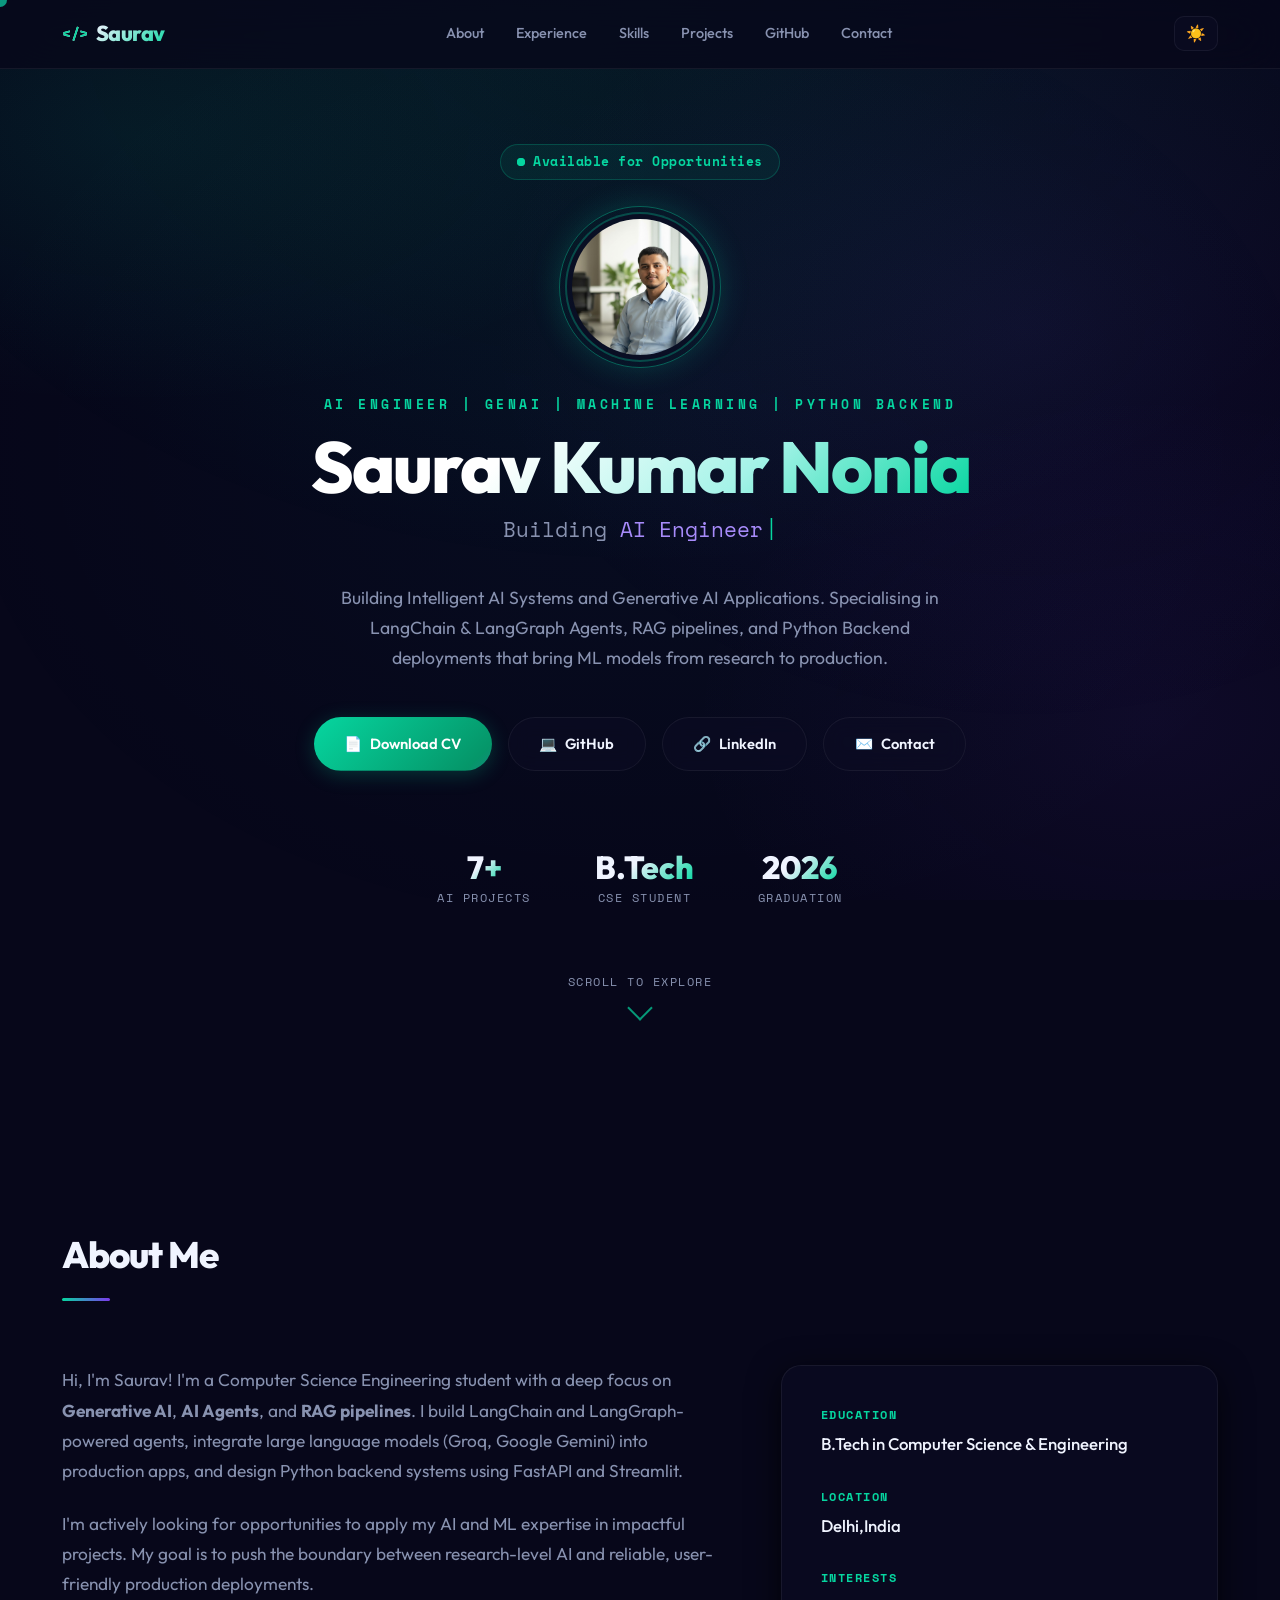
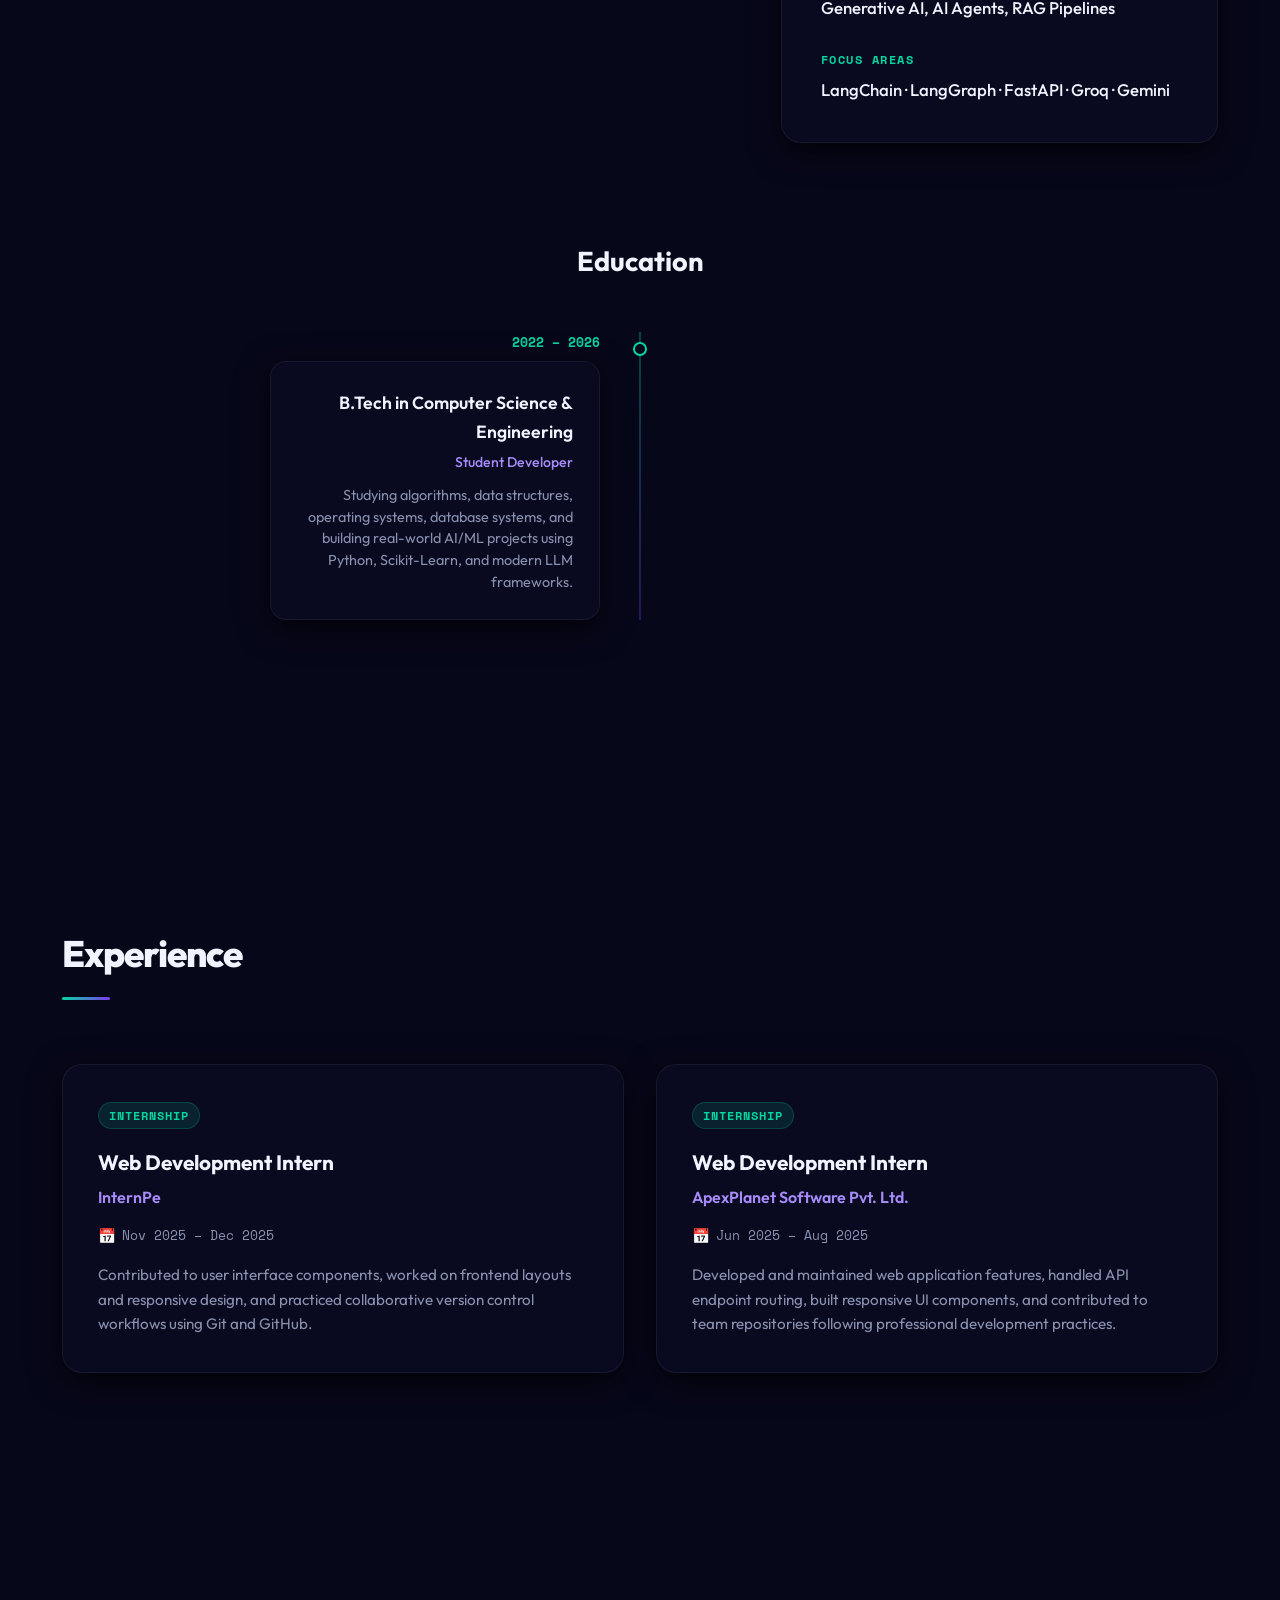
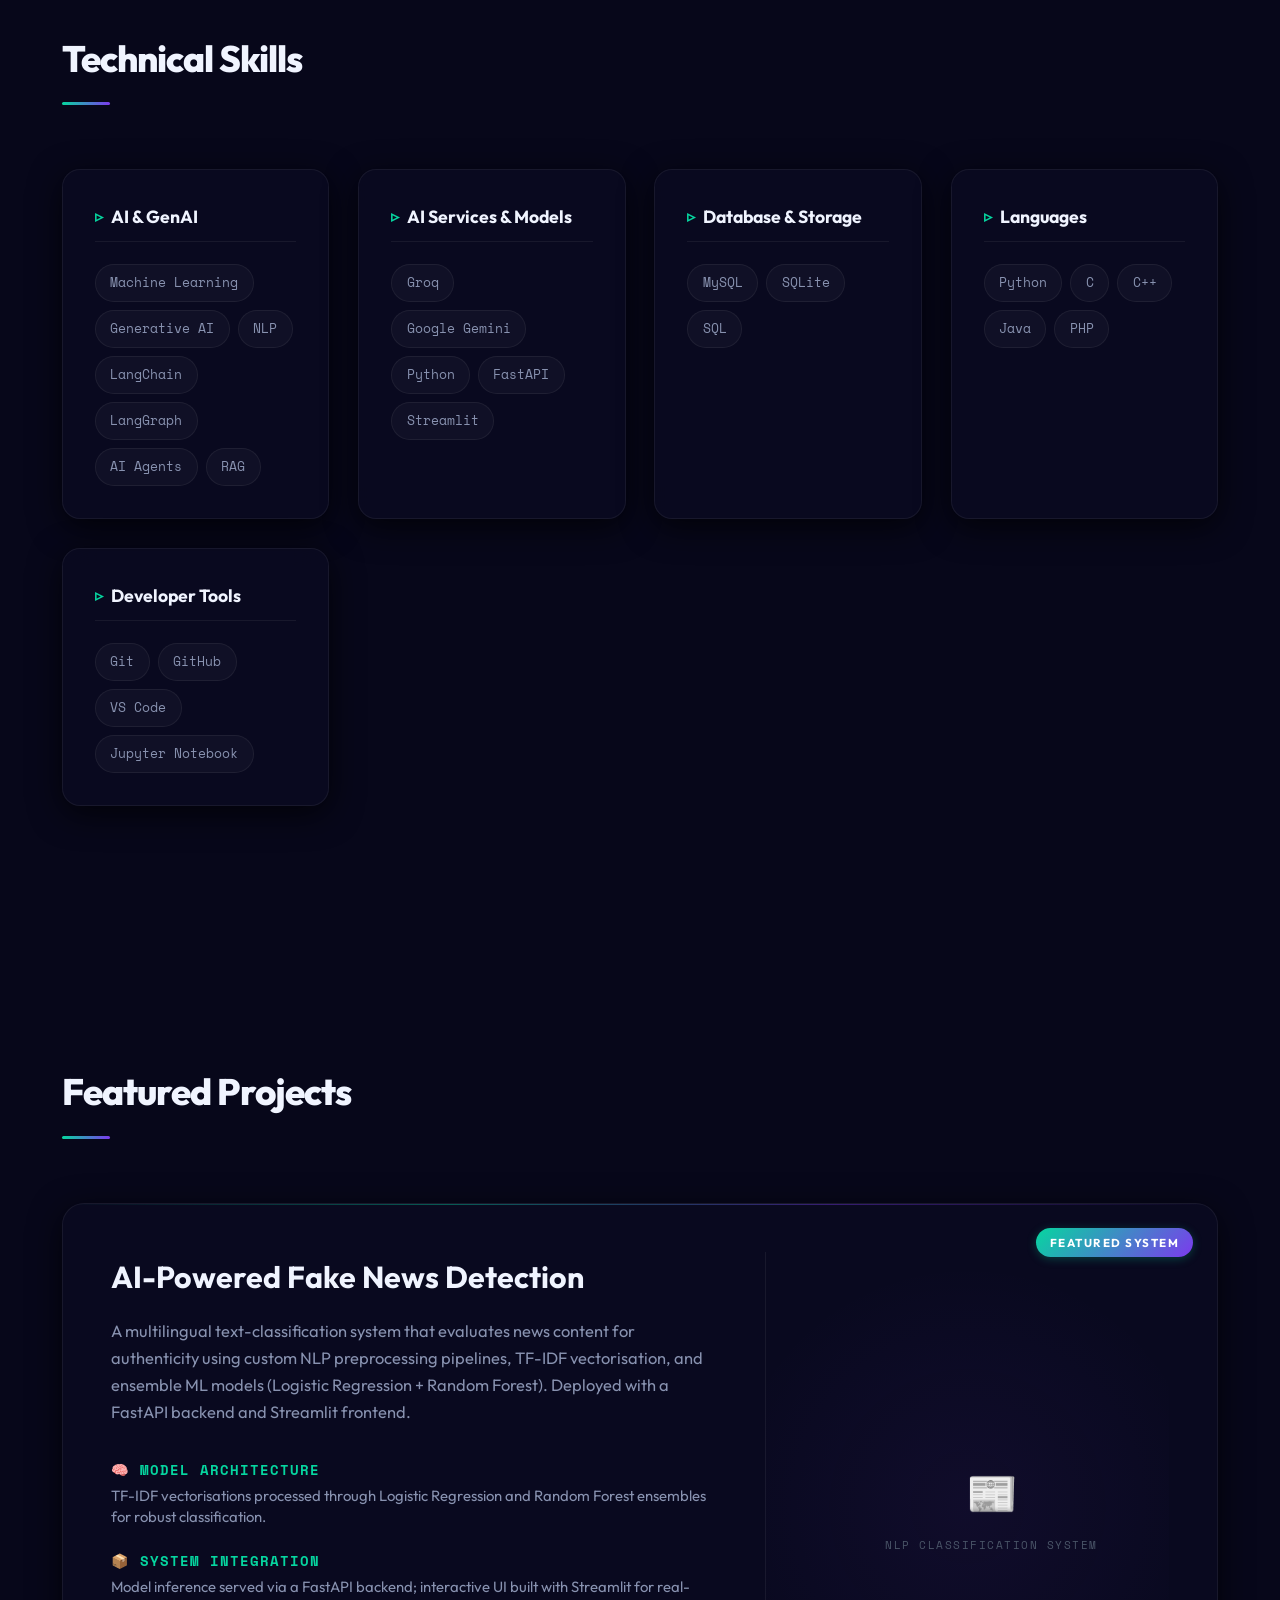
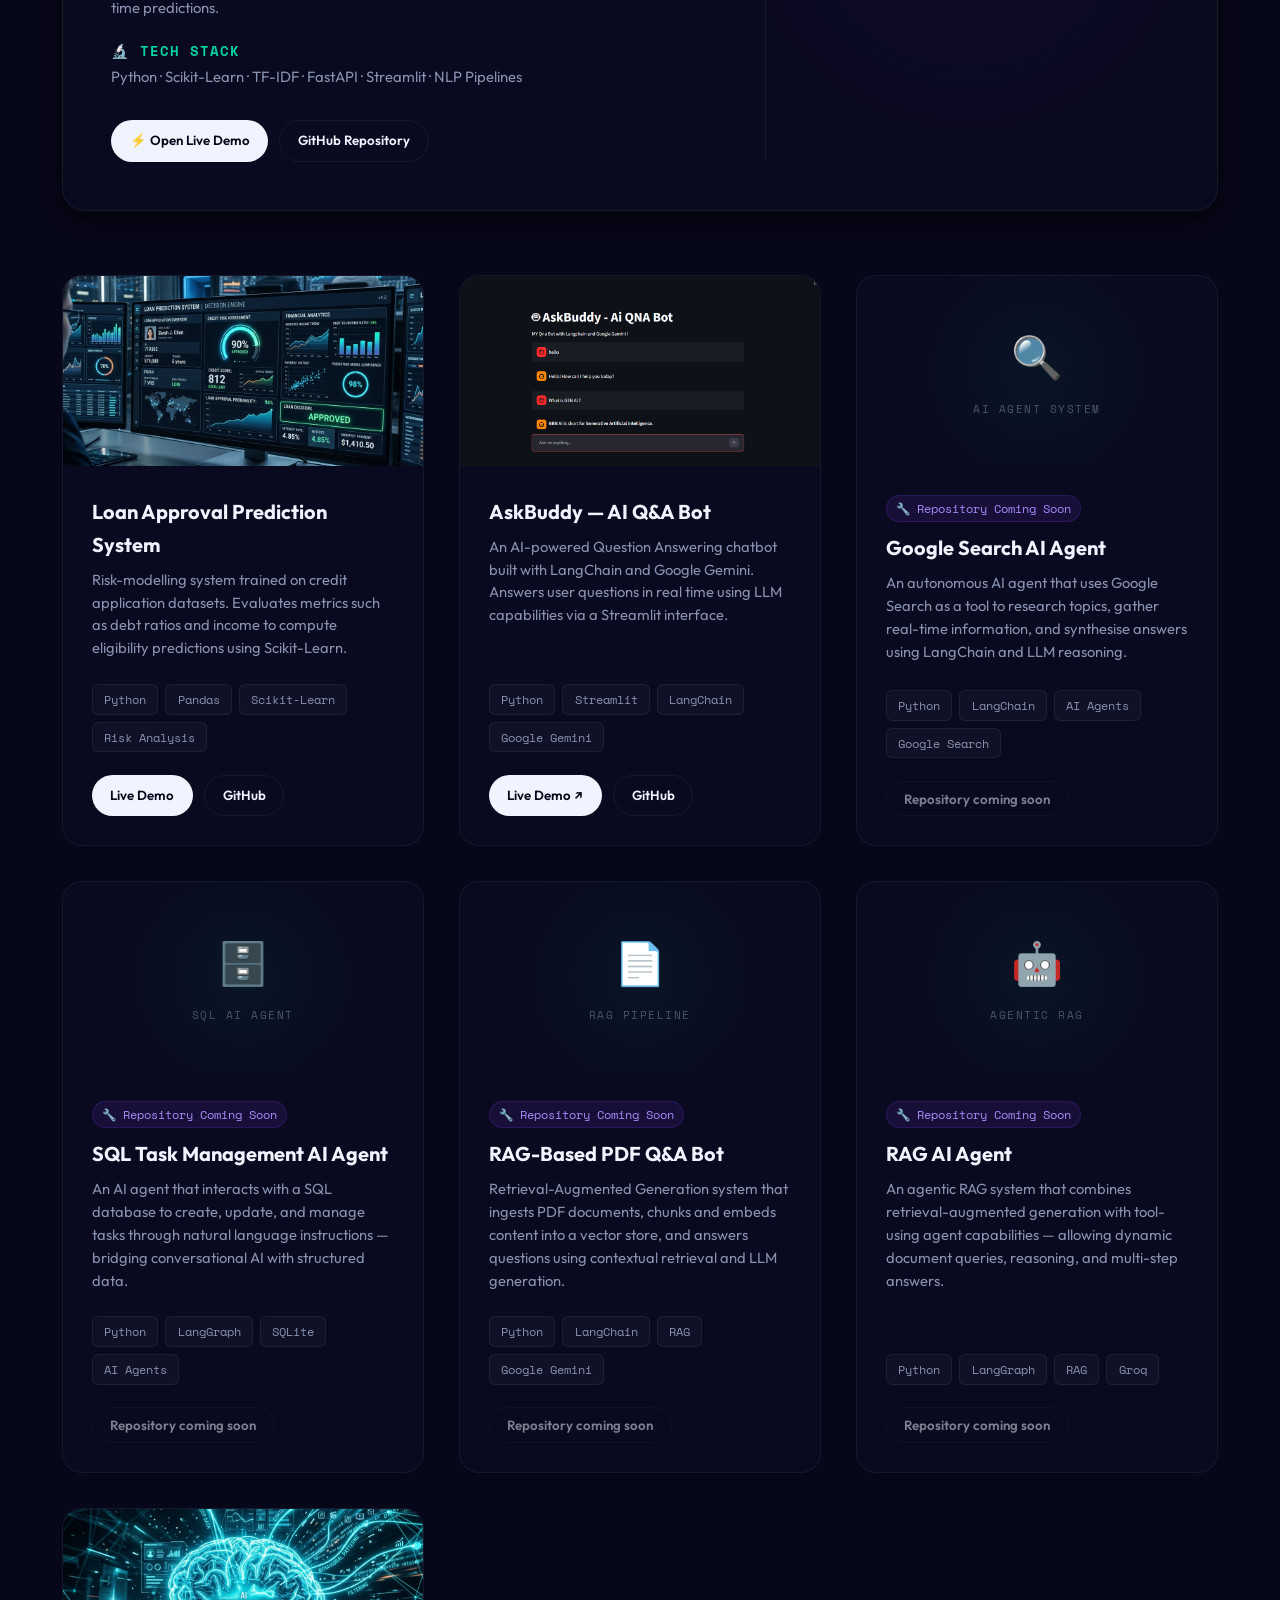
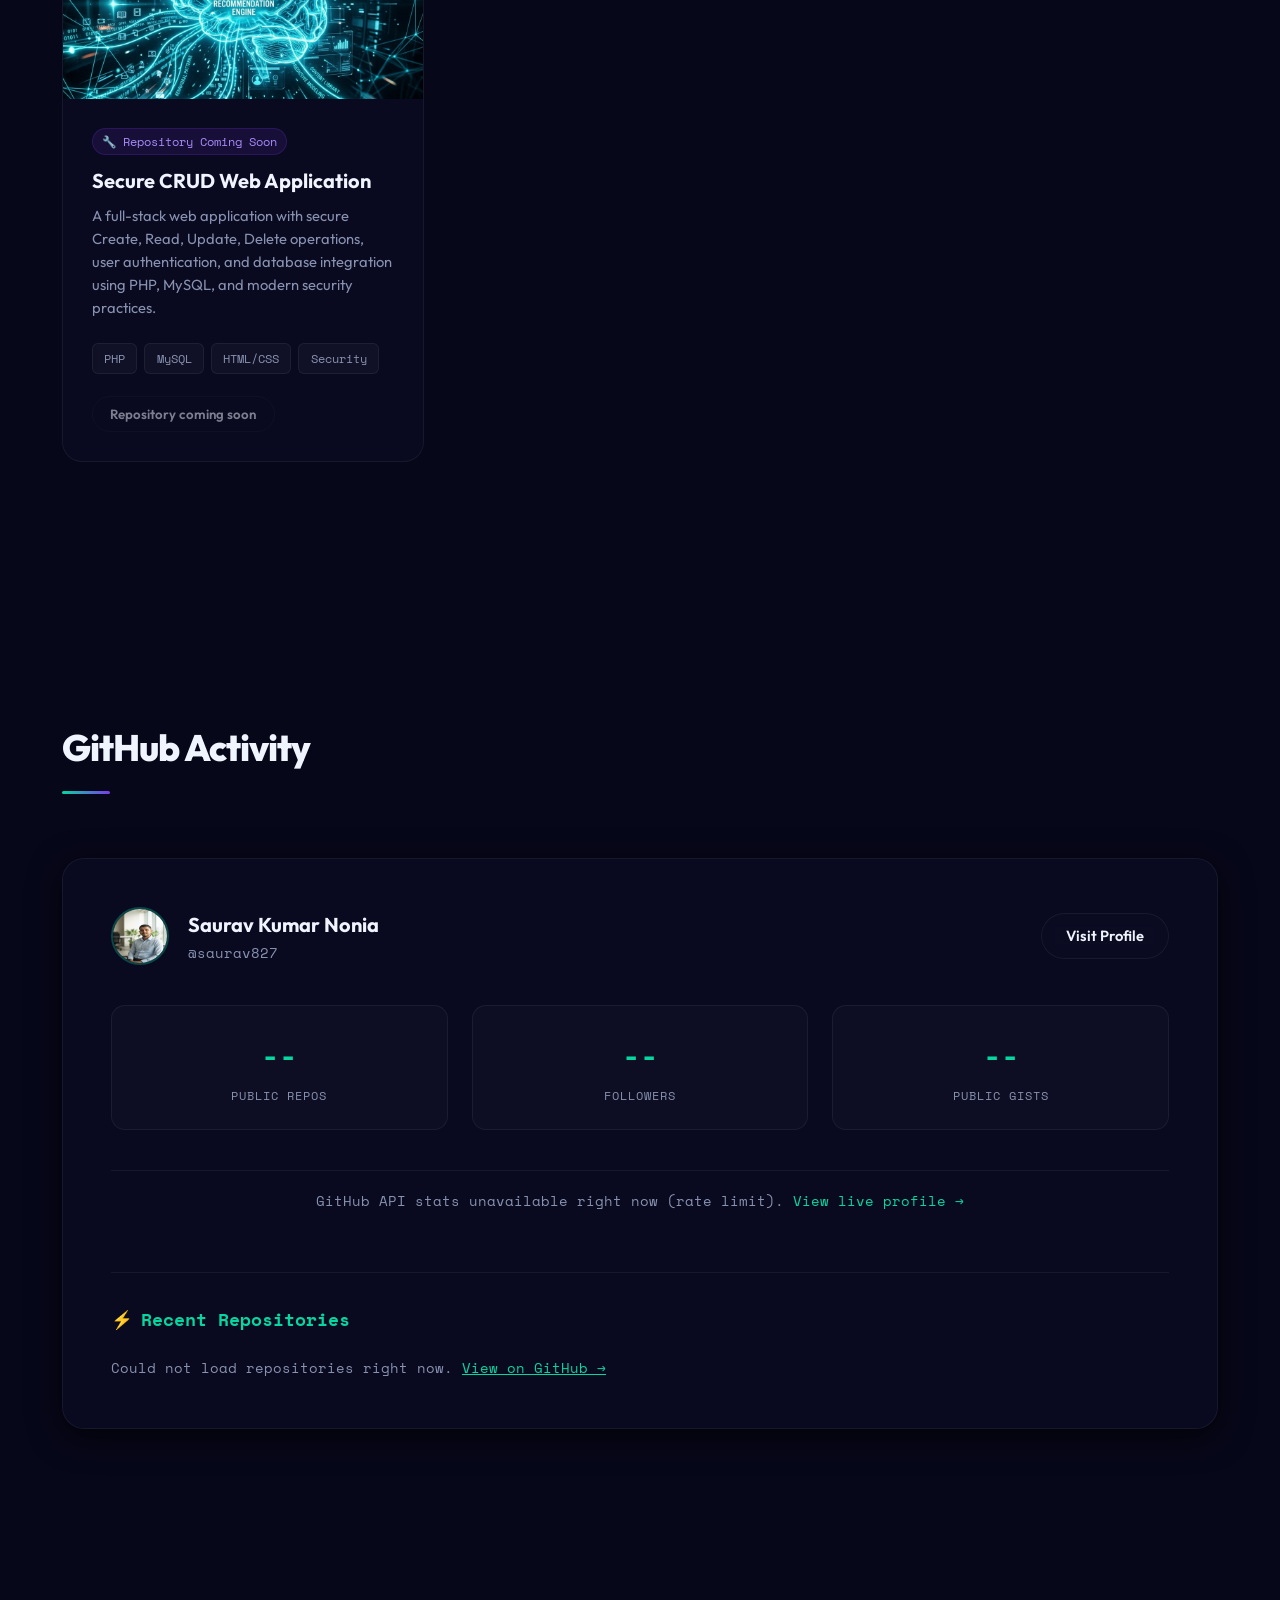
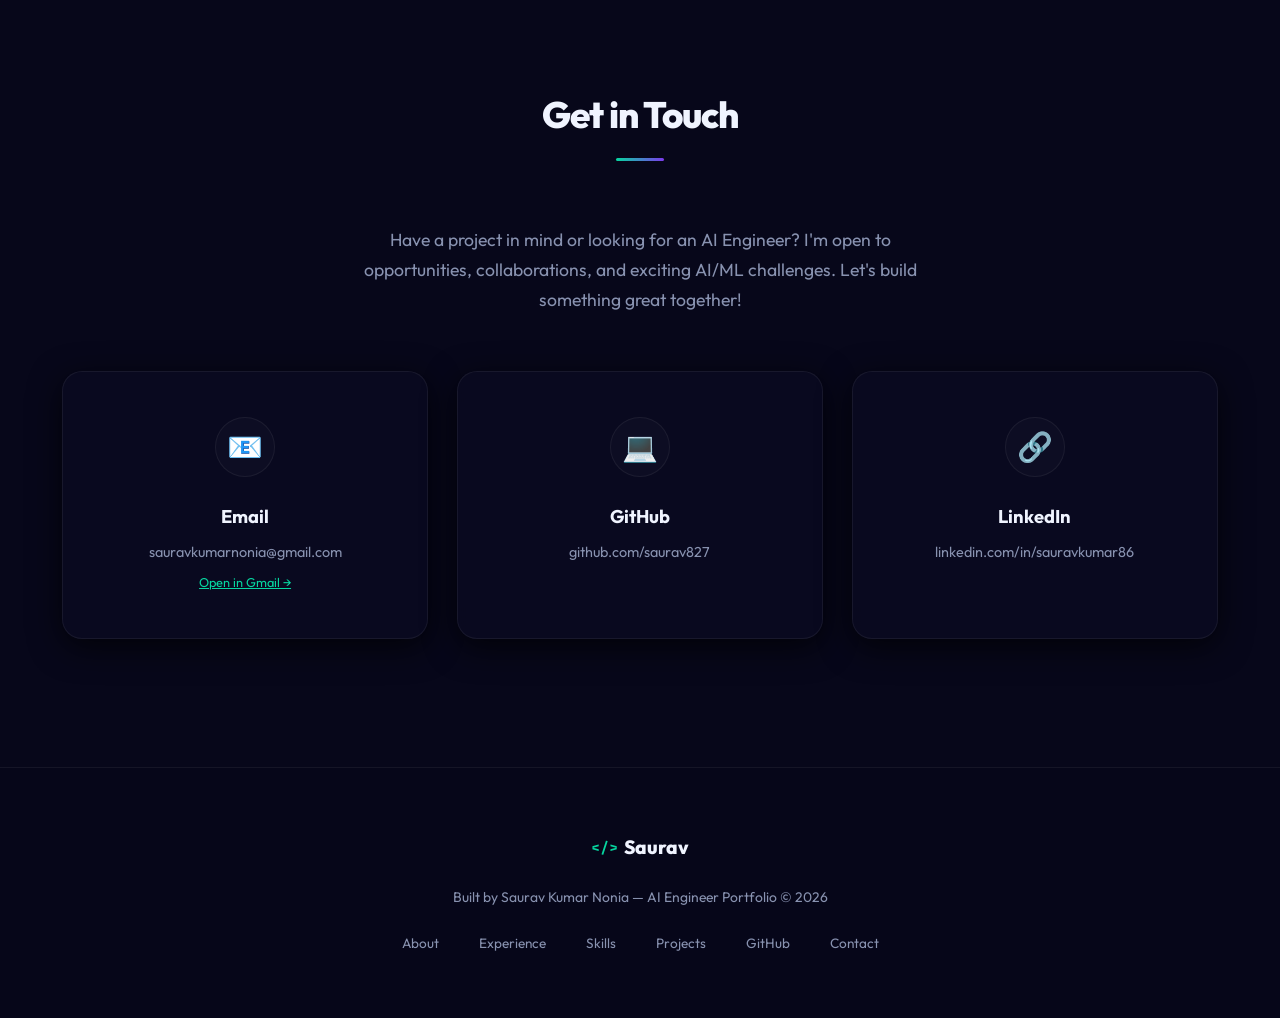
<file: index.html>
<!DOCTYPE html>
<html lang="en">
<head>
  <meta charset="UTF-8">
  <meta name="viewport" content="width=device-width, initial-scale=1.0">

  <!-- ── SEO ── -->
  <title>Saurav Kumar Nonia | AI Engineer &amp; GenAI Developer</title>
  <meta name="description" content="Portfolio of Saurav Kumar Nonia — AI Engineer specializing in Generative AI, LangChain, LangGraph, RAG, AI Agents, Machine Learning, and Python Backend development.">
  <meta name="keywords" content="Saurav Kumar Nonia, AI Engineer, GenAI Developer, LangChain, LangGraph, RAG, AI Agents, Groq, Google Gemini, Machine Learning, Python, FastAPI, Streamlit">
  <meta name="author" content="Saurav Kumar Nonia">
  <link rel="canonical" href="https://saurav827-portfolio.vercel.app/">

  <!-- ── Open Graph ── -->
  <meta property="og:type"        content="website">
  <meta property="og:url"         content="https://saurav827-portfolio.vercel.app/">
  <meta property="og:title"       content="Saurav Kumar Nonia | AI Engineer &amp; GenAI Developer">
  <meta property="og:description" content="AI Engineer building Generative AI apps, RAG pipelines, LangChain/LangGraph Agents, and ML systems with Python and FastAPI.">
  <meta property="og:image"       content="https://saurav827-portfolio.vercel.app/assets/images/profile.jpg">

  <!-- ── Twitter Card ── -->
  <meta name="twitter:card"        content="summary_large_image">
  <meta name="twitter:url"         content="https://saurav827-portfolio.vercel.app/">
  <meta name="twitter:title"       content="Saurav Kumar Nonia | AI Engineer &amp; GenAI Developer">
  <meta name="twitter:description" content="AI Engineer building Generative AI apps, RAG pipelines, LangChain/LangGraph Agents, and ML systems.">
  <meta name="twitter:image"       content="https://saurav827-portfolio.vercel.app/assets/images/profile.jpg">

  <!-- ── Favicon ── -->
  <link rel="icon" type="image/svg+xml" href="data:image/svg+xml,<svg xmlns='http://www.w3.org/2000/svg' viewBox='0 0 100 100'><text y='.9em' font-size='90'>🤖</text></svg>">

  <!-- ── Stylesheets ── -->
  <link rel="stylesheet" href="css/style.css">
  <link rel="stylesheet" href="css/animations.css">

  <!-- ── Structured Data (Person schema) ── -->
  <script type="application/ld+json">
  {
    "@context": "https://schema.org",
    "@type": "Person",
    "name": "Saurav Kumar Nonia",
    "jobTitle": "AI Engineer",
    "description": "AI Engineer specializing in Generative AI, LangChain, RAG pipelines, and Machine Learning.",
    "url": "https://saurav827-portfolio.vercel.app/",
    "sameAs": [
      "https://github.com/saurav827",
      "https://www.linkedin.com/in/sauravkumar86"
    ],
    "knowsAbout": ["Python", "Machine Learning", "Generative AI", "LangChain", "LangGraph", "RAG", "FastAPI", "Google Gemini", "Groq"]
  }
  </script>
</head>
<body>

  <!-- Skip to content (accessibility) -->
  <a href="#main-content" class="skip-link">Skip to main content</a>

  <!-- Ambient mesh background -->
  <div class="mesh-gradient" aria-hidden="true"></div>

  <!-- ══════════════════════════════════════
       NAVBAR
  ══════════════════════════════════════ -->
  <nav class="navbar" role="navigation" aria-label="Main navigation">
    <div class="nav-container">
      <a href="#" class="logo-link" aria-label="Saurav Kumar Nonia — home">
        <h2 class="logo">Saurav</h2>
      </a>

      <button class="menu-btn" aria-label="Toggle navigation menu" aria-expanded="false">☰</button>

      <div class="nav-links" role="menubar">
        <a href="#about"      class="nav-link" role="menuitem">About</a>
        <a href="#experience" class="nav-link" role="menuitem">Experience</a>
        <a href="#skills"     class="nav-link" role="menuitem">Skills</a>
        <a href="#projects"   class="nav-link" role="menuitem">Projects</a>
        <a href="#github"     class="nav-link" role="menuitem">GitHub</a>
        <a href="#contact"    class="nav-link" role="menuitem">Contact</a>
      </div>

      <div class="nav-right-btn-group">
        <button class="theme-toggle" onclick="toggleTheme()" aria-label="Toggle colour theme">🌙</button>
      </div>
    </div>
  </nav>

  <!-- ══════════════════════════════════════
       HERO SECTION
  ══════════════════════════════════════ -->
  <header class="hero" id="main-content" role="banner">
    <!-- Three.js neural-network canvas (hidden on mobile / reduced-motion via CSS + JS) -->
    <canvas id="hero-canvas" aria-hidden="true"></canvas>

    <!-- Availability badge -->
    <div class="availability-badge reveal-el reveal-down" aria-label="Currently available for opportunities">
      <span class="badge-dot" aria-hidden="true"></span>
      Available for Opportunities
    </div>

    <!-- Profile image -->
    <div class="profile-image-wrapper reveal-el reveal-scale">
      <div class="profile-glow" aria-hidden="true"></div>
      <img
        src="assets/images/profile.jpg"
        alt="Saurav Kumar Nonia — AI Engineer"
        class="profile-image"
        width="150"
        height="150"
      >
    </div>

    <p class="hero-tagline reveal-el reveal-down" aria-label="Role">AI Engineer | GenAI | Machine Learning | Python Backend</p>
    <h1 class="hero-title reveal-el reveal-up">Saurav Kumar Nonia</h1>

    <p class="hero-subtitle reveal-el reveal-up delay-100" aria-live="polite">
      Building <span class="typing-text" aria-label="Current specialisation"></span>
    </p>

    <p class="hero-description reveal-el reveal-up delay-200">
      Building Intelligent AI Systems and Generative AI Applications. Specialising in
      LangChain &amp; LangGraph Agents, RAG pipelines, and Python Backend deployments
      that bring ML models from research to production.
    </p>

    <div class="hero-buttons reveal-el reveal-up delay-300" role="group" aria-label="Profile links">
      <a
        href="./assets/resume/SAURAV_KUMAR.pdf"
        download
        class="btn btn-primary"
        aria-label="Download Saurav Kumar Nonia's CV"
      >
        <span aria-hidden="true">📄</span> Download CV
      </a>
      <a
        href="https://github.com/saurav827"
        target="_blank"
        rel="noopener noreferrer"
        class="btn btn-secondary"
        aria-label="Visit GitHub profile (opens in new tab)"
      >
        <span aria-hidden="true">💻</span> GitHub
      </a>
      <a
        href="https://www.linkedin.com/in/sauravkumar86"
        target="_blank"
        rel="noopener noreferrer"
        class="btn btn-secondary"
        aria-label="Visit LinkedIn profile (opens in new tab)"
      >
        <span aria-hidden="true">🔗</span> LinkedIn
      </a>
      <a href="#contact" class="btn btn-secondary" aria-label="Jump to contact section">
        <span aria-hidden="true">✉️</span> Contact
      </a>
    </div>

    <div class="hero-stats reveal-el reveal-up delay-400" aria-label="Quick stats">
      <div class="stat">
        <span class="stat-number">7+</span>
        <span class="stat-label">AI Projects</span>
      </div>
      <div class="stat">
        <span class="stat-number">B.Tech</span>
        <span class="stat-label">CSE Student</span>
      </div>
      <div class="stat">
        <span class="stat-number">2026</span>
        <span class="stat-label">Graduation</span>
      </div>
    </div>

    <div class="scroll-indicator" aria-hidden="true">
      <span>Scroll to explore</span>
      <div class="arrow-down"></div>
    </div>
  </header>

  <!-- ══════════════════════════════════════
       ABOUT SECTION
  ══════════════════════════════════════ -->
  <section id="about" aria-labelledby="about-heading">
    <div class="section-header reveal-el reveal-left">
      <h2 id="about-heading">About Me</h2>
      <div class="header-accent" aria-hidden="true"></div>
    </div>

    <div class="about-grid">
      <div class="about-text reveal-el reveal-left delay-100">
        <p>
          Hi, I'm Saurav! I'm a Computer Science Engineering student with a deep focus on
          <strong>Generative AI</strong>, <strong>AI Agents</strong>, and <strong>RAG pipelines</strong>.
          I build LangChain and LangGraph-powered agents, integrate large language models
          (Groq, Google Gemini) into production apps, and design Python backend systems
          using FastAPI and Streamlit.
        </p>
        <p>
          I'm actively looking for opportunities to apply my AI and ML expertise in
          impactful projects. My goal is to push the boundary between research-level AI
          and reliable, user-friendly production deployments.
        </p>
      </div>

      <div class="about-info reveal-el reveal-right delay-200">
        <div class="info-item">
          <strong>Education</strong>
          <span>B.Tech in Computer Science &amp; Engineering</span>
        </div>
        <div class="info-item">
          <strong>Location</strong>
          <span>Delhi,India</span>
        </div>
        <div class="info-item">
          <strong>Interests</strong>
          <span>Generative AI, AI Agents, RAG Pipelines</span>
        </div>
        <div class="info-item">
          <strong>Focus Areas</strong>
          <span>LangChain · LangGraph · FastAPI · Groq · Gemini</span>
        </div>
      </div>
    </div>

    <!-- Education Timeline -->
    <div class="about-timeline-section reveal-el reveal-up">
      <h3 class="timeline-title">Education</h3>
      <div class="timeline" role="list">
        <div class="timeline-item" role="listitem">
          <div class="timeline-dot" aria-hidden="true"></div>
          <div class="timeline-date">2022 – 2026</div>
          <div class="timeline-content">
            <h3>B.Tech in Computer Science &amp; Engineering</h3>
            <h4>Student Developer</h4>
            <p>Studying algorithms, data structures, operating systems, database systems, and building real-world AI/ML projects using Python, Scikit-Learn, and modern LLM frameworks.</p>
          </div>
        </div>
      </div>
    </div>
  </section>

  <!-- ══════════════════════════════════════
       EXPERIENCE SECTION (new)
  ══════════════════════════════════════ -->
  <section id="experience" aria-labelledby="experience-heading">
    <div class="section-header reveal-el reveal-left">
      <h2 id="experience-heading">Experience</h2>
      <div class="header-accent" aria-hidden="true"></div>
    </div>

    <div class="experience-grid">
      <!-- InternPe -->
      <article class="exp-card reveal-el reveal-up" aria-label="InternPe internship">
        <span class="exp-role-badge">Internship</span>
        <h3>Web Development Intern</h3>
        <p class="exp-company">InternPe</p>
        <p class="exp-period">Nov 2025 – Dec 2025</p>
        <p class="exp-description">
          Contributed to user interface components, worked on frontend layouts and responsive design,
          and practiced collaborative version control workflows using Git and GitHub.
        </p>
      </article>

      <!-- ApexPlanet -->
      <article class="exp-card reveal-el reveal-up delay-100" aria-label="ApexPlanet Software internship">
        <span class="exp-role-badge">Internship</span>
        <h3>Web Development Intern</h3>
        <p class="exp-company">ApexPlanet Software Pvt. Ltd.</p>
        <p class="exp-period">Jun 2025 – Aug 2025</p>
        <p class="exp-description">
          Developed and maintained web application features, handled API endpoint routing,
          built responsive UI components, and contributed to team repositories following
          professional development practices.
        </p>
      </article>
    </div>
  </section>

  <!-- ══════════════════════════════════════
       SKILLS SECTION
  ══════════════════════════════════════ -->
  <section id="skills" aria-labelledby="skills-heading">
    <div class="section-header reveal-el reveal-left">
      <h2 id="skills-heading">Technical Skills</h2>
      <div class="header-accent" aria-hidden="true"></div>
    </div>

    <div class="skills-container">
      <!-- AI & GenAI -->
      <div class="skills-category reveal-el reveal-up">
        <h3>AI &amp; GenAI</h3>
        <div class="skills-tags" role="list" aria-label="AI and Generative AI skills">
          <span class="skill-tag" role="listitem">Machine Learning</span>
          <span class="skill-tag" role="listitem">Generative AI</span>
          <span class="skill-tag" role="listitem">NLP</span>
          <span class="skill-tag" role="listitem">LangChain</span>
          <span class="skill-tag" role="listitem">LangGraph</span>
          <span class="skill-tag" role="listitem">AI Agents</span>
          <span class="skill-tag" role="listitem">RAG</span>
        </div>
      </div>

      <!-- AI Services -->
      <div class="skills-category reveal-el reveal-up delay-100">
        <h3>AI Services &amp; Models</h3>
        <div class="skills-tags" role="list" aria-label="AI services and models">
          <span class="skill-tag" role="listitem">Groq</span>
          <span class="skill-tag" role="listitem">Google Gemini</span>
          <span class="skill-tag" role="listitem">Python</span>
          <span class="skill-tag" role="listitem">FastAPI</span>
          <span class="skill-tag" role="listitem">Streamlit</span>
        </div>
      </div>

      <!-- Database -->
      <div class="skills-category reveal-el reveal-up delay-200">
        <h3>Database &amp; Storage</h3>
        <div class="skills-tags" role="list" aria-label="Database skills">
          <span class="skill-tag" role="listitem">MySQL</span>
          <span class="skill-tag" role="listitem">SQLite</span>
          <span class="skill-tag" role="listitem">SQL</span>
        </div>
      </div>

      <!-- Languages -->
      <div class="skills-category reveal-el reveal-up delay-300">
        <h3>Languages</h3>
        <div class="skills-tags" role="list" aria-label="Programming languages">
          <span class="skill-tag" role="listitem">Python</span>
          <span class="skill-tag" role="listitem">C</span>
          <span class="skill-tag" role="listitem">C++</span>
          <span class="skill-tag" role="listitem">Java</span>
          <span class="skill-tag" role="listitem">PHP</span>
        </div>
      </div>

      <!-- Developer Tools -->
      <div class="skills-category reveal-el reveal-up delay-400">
        <h3>Developer Tools</h3>
        <div class="skills-tags" role="list" aria-label="Developer tools">
          <span class="skill-tag" role="listitem">Git</span>
          <span class="skill-tag" role="listitem">GitHub</span>
          <span class="skill-tag" role="listitem">VS Code</span>
          <span class="skill-tag" role="listitem">Jupyter Notebook</span>
        </div>
      </div>
    </div>
  </section>

  <!-- ══════════════════════════════════════
       PROJECTS SECTION
  ══════════════════════════════════════ -->
  <section id="projects" aria-labelledby="projects-heading">
    <div class="section-header reveal-el reveal-left">
      <h2 id="projects-heading">Featured Projects</h2>
      <div class="header-accent" aria-hidden="true"></div>
    </div>

    <!-- ── Featured: Fake News Detection ── -->
    <div class="featured-project-card reveal-el reveal-scale" role="article" aria-label="Featured project: Fake News Detection System">
      <span class="featured-badge" aria-label="Featured project">Featured System</span>

      <div class="featured-left">
        <h3>AI-Powered Fake News Detection</h3>
        <p>
          A multilingual text-classification system that evaluates news content for authenticity
          using custom NLP preprocessing pipelines, TF-IDF vectorisation, and ensemble ML models
          (Logistic Regression + Random Forest). Deployed with a FastAPI backend and Streamlit frontend.
        </p>

        <div class="featured-details">
          <div class="details-block">
            <h4>🧠 Model Architecture</h4>
            <p>TF-IDF vectorisations processed through Logistic Regression and Random Forest ensembles for robust classification.</p>
          </div>
          <div class="details-block">
            <h4>📦 System Integration</h4>
            <p>Model inference served via a FastAPI backend; interactive UI built with Streamlit for real-time predictions.</p>
          </div>
          <div class="details-block">
            <h4>🔬 Tech Stack</h4>
            <p>Python · Scikit-Learn · TF-IDF · FastAPI · Streamlit · NLP Pipelines</p>
          </div>
        </div>

        <div class="project-actions">
          <a href="projects/fake-news-detection/index.html" class="project-btn project-btn-primary" aria-label="Open Fake News Detection live demo">
            ⚡ Open Live Demo
          </a>
          <a
            href="https://github.com/saurav827/fake-news-detection"
            target="_blank"
            rel="noopener noreferrer"
            class="project-btn project-btn-secondary"
            aria-label="View Fake News Detection on GitHub (opens in new tab)"
          >
            GitHub Repository
          </a>
        </div>
      </div>

      <div class="featured-right" aria-hidden="true">
        <div class="project-image-fallback" style="width:100%;">
          <span class="fallback-icon">📰</span>
          <p>NLP CLASSIFICATION SYSTEM</p>
        </div>
      </div>
    </div>

    <!-- ── Projects Grid ── -->
    <div class="projects-grid">

      <!-- 1: Loan Approval Prediction -->
      <article class="project-card reveal-el reveal-up" aria-label="Project: Loan Approval Prediction System">
        <div class="project-image">
          <img
            src="assets/images/project-loan-approval.png"
            alt="Loan Approval Prediction System screenshot"
            loading="lazy"
          >
          <div class="project-overlay">
            <a href="projects/loan-approval/index.html" class="project-btn project-btn-primary">Open Calculator</a>
          </div>
        </div>
        <div class="project-content">
          <h3>Loan Approval Prediction System</h3>
          <p>Risk-modelling system trained on credit application datasets. Evaluates metrics such as debt ratios and income to compute eligibility predictions using Scikit-Learn.</p>
          <div class="project-tags" aria-label="Technologies">
            <span class="tag">Python</span>
            <span class="tag">Pandas</span>
            <span class="tag">Scikit-Learn</span>
            <span class="tag">Risk Analysis</span>
          </div>
          <div class="project-actions">
            <a href="projects/loan-approval/index.html" class="project-btn project-btn-primary" aria-label="Open Loan Approval live demo">Live Demo</a>
            <a href="https://github.com/saurav827/loan-approval-prediction" target="_blank" rel="noopener noreferrer" class="project-btn project-btn-secondary" aria-label="View on GitHub (opens in new tab)">GitHub</a>
          </div>
        </div>
      </article>

      <!-- 2: AskBuddy QNA Bot -->
      <article class="project-card reveal-el reveal-up delay-100" aria-label="Project: AskBuddy AI Q&A Bot">
        <div class="project-image">
          <img
            src="assets/images/askbuddy-qna.png"
            alt="AskBuddy AI Q&A Bot screenshot"
            loading="lazy"
          >
          <div class="project-overlay">
            <a href="projects/askbuddy-qna/index.html" class="project-btn project-btn-primary">View Details</a>
          </div>
        </div>
        <div class="project-content">
          <h3>AskBuddy — AI Q&amp;A Bot</h3>
          <p>An AI-powered Question Answering chatbot built with LangChain and Google Gemini. Answers user questions in real time using LLM capabilities via a Streamlit interface.</p>
          <div class="project-tags" aria-label="Technologies">
            <span class="tag">Python</span>
            <span class="tag">Streamlit</span>
            <span class="tag">LangChain</span>
            <span class="tag">Google Gemini</span>
          </div>
          <div class="project-actions">
            <a href="https://python-ai-projects-1qna-bot.streamlit.app" target="_blank" rel="noopener noreferrer" class="project-btn project-btn-primary" aria-label="Open AskBuddy live demo on Streamlit (opens in new tab)">Live Demo ↗</a>
            <a href="https://github.com/saurav827/python-ai-projects" target="_blank" rel="noopener noreferrer" class="project-btn project-btn-secondary" aria-label="View on GitHub (opens in new tab)">GitHub</a>
          </div>
        </div>
      </article>

      <!-- 3: Google Search AI Agent -->
      <article class="project-card coming-soon reveal-el reveal-up delay-200" aria-label="Project: Google Search AI Agent (coming soon)">
        <div class="project-image">
          <div class="project-image-fallback">
            <span class="fallback-icon">🔍</span>
            <p>AI AGENT SYSTEM</p>
          </div>
        </div>
        <div class="project-content">
          <span class="coming-soon-label">🔧 Repository Coming Soon</span>
          <h3>Google Search AI Agent</h3>
          <p>An autonomous AI agent that uses Google Search as a tool to research topics, gather real-time information, and synthesise answers using LangChain and LLM reasoning.</p>
          <div class="project-tags" aria-label="Technologies">
            <span class="tag">Python</span>
            <span class="tag">LangChain</span>
            <span class="tag">AI Agents</span>
            <span class="tag">Google Search</span>
          </div>
          <div class="project-actions">
            <button class="project-btn project-btn-secondary" disabled aria-label="Repository not yet available">Repository coming soon</button>
          </div>
        </div>
      </article>

      <!-- 4: SQL Task Management AI Agent -->
      <article class="project-card coming-soon reveal-el reveal-up delay-300" aria-label="Project: SQL Task Management AI Agent (coming soon)">
        <div class="project-image">
          <div class="project-image-fallback">
            <span class="fallback-icon">🗄️</span>
            <p>SQL AI AGENT</p>
          </div>
        </div>
        <div class="project-content">
          <span class="coming-soon-label">🔧 Repository Coming Soon</span>
          <h3>SQL Task Management AI Agent</h3>
          <p>An AI agent that interacts with a SQL database to create, update, and manage tasks through natural language instructions — bridging conversational AI with structured data.</p>
          <div class="project-tags" aria-label="Technologies">
            <span class="tag">Python</span>
            <span class="tag">LangGraph</span>
            <span class="tag">SQLite</span>
            <span class="tag">AI Agents</span>
          </div>
          <div class="project-actions">
            <button class="project-btn project-btn-secondary" disabled aria-label="Repository not yet available">Repository coming soon</button>
          </div>
        </div>
      </article>

      <!-- 5: RAG-Based PDF Q&A Bot -->
      <article class="project-card coming-soon reveal-el reveal-up" aria-label="Project: RAG-Based PDF Q&A Bot (coming soon)">
        <div class="project-image">
          <div class="project-image-fallback">
            <span class="fallback-icon">📄</span>
            <p>RAG PIPELINE</p>
          </div>
        </div>
        <div class="project-content">
          <span class="coming-soon-label">🔧 Repository Coming Soon</span>
          <h3>RAG-Based PDF Q&amp;A Bot</h3>
          <p>Retrieval-Augmented Generation system that ingests PDF documents, chunks and embeds content into a vector store, and answers questions using contextual retrieval and LLM generation.</p>
          <div class="project-tags" aria-label="Technologies">
            <span class="tag">Python</span>
            <span class="tag">LangChain</span>
            <span class="tag">RAG</span>
            <span class="tag">Google Gemini</span>
          </div>
          <div class="project-actions">
            <button class="project-btn project-btn-secondary" disabled aria-label="Repository not yet available">Repository coming soon</button>
          </div>
        </div>
      </article>

      <!-- 6: RAG AI Agent -->
      <article class="project-card coming-soon reveal-el reveal-up delay-100" aria-label="Project: RAG AI Agent (coming soon)">
        <div class="project-image">
          <div class="project-image-fallback">
            <span class="fallback-icon">🤖</span>
            <p>AGENTIC RAG</p>
          </div>
        </div>
        <div class="project-content">
          <span class="coming-soon-label">🔧 Repository Coming Soon</span>
          <h3>RAG AI Agent</h3>
          <p>An agentic RAG system that combines retrieval-augmented generation with tool-using agent capabilities — allowing dynamic document queries, reasoning, and multi-step answers.</p>
          <div class="project-tags" aria-label="Technologies">
            <span class="tag">Python</span>
            <span class="tag">LangGraph</span>
            <span class="tag">RAG</span>
            <span class="tag">Groq</span>
          </div>
          <div class="project-actions">
            <button class="project-btn project-btn-secondary" disabled aria-label="Repository not yet available">Repository coming soon</button>
          </div>
        </div>
      </article>

      <!-- 7: Secure CRUD Web Application -->
      <article class="project-card coming-soon reveal-el reveal-up delay-200" aria-label="Project: Secure CRUD Web Application (coming soon)">
        <div class="project-image">
          <img
            src="assets/images/project-crud.png"
            alt="Secure CRUD Web Application screenshot"
            loading="lazy"
          >
          <div class="project-overlay">
            <button class="project-btn project-btn-primary" disabled aria-label="Demo coming soon">Coming Soon</button>
          </div>
        </div>
        <div class="project-content">
          <span class="coming-soon-label">🔧 Repository Coming Soon</span>
          <h3>Secure CRUD Web Application</h3>
          <p>A full-stack web application with secure Create, Read, Update, Delete operations, user authentication, and database integration using PHP, MySQL, and modern security practices.</p>
          <div class="project-tags" aria-label="Technologies">
            <span class="tag">PHP</span>
            <span class="tag">MySQL</span>
            <span class="tag">HTML/CSS</span>
            <span class="tag">Security</span>
          </div>
          <div class="project-actions">
            <button class="project-btn project-btn-secondary" disabled aria-label="Repository not yet available">Repository coming soon</button>
          </div>
        </div>
      </article>

    </div><!-- /projects-grid -->
  </section>

  <!-- ══════════════════════════════════════
       GITHUB SECTION
  ══════════════════════════════════════ -->
  <section id="github" aria-labelledby="github-heading">
    <div class="section-header reveal-el reveal-left">
      <h2 id="github-heading">GitHub Activity</h2>
      <div class="header-accent" aria-hidden="true"></div>
    </div>

    <div class="github-card reveal-el reveal-scale">
      <div class="github-header">
        <div class="github-profile-info">
          <img
            id="github-avatar"
            src="assets/images/profile.jpg"
            alt="Saurav Kumar Nonia's GitHub avatar"
            class="github-avatar"
            width="58"
            height="58"
          >
          <div class="github-profile-text">
            <h3 id="github-name">Saurav Kumar Nonia</h3>
            <p>@saurav827</p>
          </div>
        </div>
        <a
          href="https://github.com/saurav827"
          target="_blank"
          rel="noopener noreferrer"
          class="btn btn-secondary"
          style="padding:0.6rem 1.5rem;"
          aria-label="Visit GitHub profile (opens in new tab)"
        >
          Visit Profile
        </a>
      </div>

      <div class="github-stats-row" aria-label="GitHub statistics">
        <div class="github-stat-card">
          <div id="github-repos" class="github-stat-value" aria-live="polite" aria-label="Public repositories count">--</div>
          <div class="github-stat-label">Public Repos</div>
        </div>
        <div class="github-stat-card">
          <div id="github-followers" class="github-stat-value" aria-live="polite" aria-label="Followers count">--</div>
          <div class="github-stat-label">Followers</div>
        </div>
        <div class="github-stat-card">
          <div id="github-gists" class="github-stat-value" aria-live="polite" aria-label="Public gists count">--</div>
          <div class="github-stat-label">Public Gists</div>
        </div>
      </div>

      <!-- API rate-limit note (hidden by default, shown on error) -->
      <p id="github-api-note" class="github-note" style="display:none;" role="alert">
        GitHub API stats unavailable right now (rate limit).
        <a href="https://github.com/saurav827" target="_blank" rel="noopener noreferrer">View live profile →</a>
      </p>

      <!-- Recent Repos -->
      <div class="github-recent-repos">
        <h4 class="github-recent-title">Recent Repositories</h4>

        <!-- Skeleton loaders shown while fetching -->
        <div id="github-repos-loader" class="recent-repos-grid" aria-label="Loading repositories" aria-busy="true">
          <div class="skeleton-card skeleton" aria-hidden="true">
            <div class="skeleton-title skeleton" style="width:50%;margin:1.4rem 0 0.5rem 1.4rem;"></div>
            <div class="skeleton-text  skeleton" style="width:80%;margin:0.7rem 0 0.4rem 1.4rem;"></div>
            <div class="skeleton-text  skeleton" style="width:55%;margin:0.4rem 0 0.4rem 1.4rem;"></div>
          </div>
          <div class="skeleton-card skeleton" aria-hidden="true">
            <div class="skeleton-title skeleton" style="width:50%;margin:1.4rem 0 0.5rem 1.4rem;"></div>
            <div class="skeleton-text  skeleton" style="width:80%;margin:0.7rem 0 0.4rem 1.4rem;"></div>
            <div class="skeleton-text  skeleton" style="width:55%;margin:0.4rem 0 0.4rem 1.4rem;"></div>
          </div>
          <div class="skeleton-card skeleton" aria-hidden="true">
            <div class="skeleton-title skeleton" style="width:50%;margin:1.4rem 0 0.5rem 1.4rem;"></div>
            <div class="skeleton-text  skeleton" style="width:80%;margin:0.7rem 0 0.4rem 1.4rem;"></div>
            <div class="skeleton-text  skeleton" style="width:55%;margin:0.4rem 0 0.4rem 1.4rem;"></div>
          </div>
          <div class="skeleton-card skeleton" aria-hidden="true">
            <div class="skeleton-title skeleton" style="width:50%;margin:1.4rem 0 0.5rem 1.4rem;"></div>
            <div class="skeleton-text  skeleton" style="width:80%;margin:0.7rem 0 0.4rem 1.4rem;"></div>
            <div class="skeleton-text  skeleton" style="width:55%;margin:0.4rem 0 0.4rem 1.4rem;"></div>
          </div>
        </div>

        <!-- Populated by github.js -->
        <div id="recent-repos-list" class="recent-repos-grid" aria-label="Recent GitHub repositories"></div>
      </div>
    </div>
  </section>

  <!-- ══════════════════════════════════════
       CONTACT SECTION
  ══════════════════════════════════════ -->
  <section id="contact" aria-labelledby="contact-heading">
    <div class="section-header reveal-el reveal-left" style="text-align:center;">
      <h2 id="contact-heading" style="display:inline-block;">Get in Touch</h2>
      <div class="header-accent" style="margin:0.8rem auto 0;" aria-hidden="true"></div>
    </div>

    <p class="contact-intro reveal-el reveal-up">
      Have a project in mind or looking for an AI Engineer? I'm open to opportunities,
      collaborations, and exciting AI/ML challenges. Let's build something great together!
    </p>

    <div class="contact-grid">
      <!-- Email -->
      <a
        href="mailto:sauravkumarnonia@gmail.com?subject=Portfolio%20Enquiry"
        class="contact-card reveal-el reveal-up"
        aria-label="Send email to sauravkumarnonia@gmail.com"
      >
        <div class="contact-icon" aria-hidden="true">📧</div>
        <h3>Email</h3>
        <p>sauravkumarnonia@gmail.com</p>
        <span
          class="gmail-fallback"
          onclick="event.preventDefault(); window.open('https://mail.google.com/mail/?view=cm&fs=1&to=sauravkumarnonia@gmail.com&su=Portfolio%20Enquiry', '_blank');"
          role="button"
          tabindex="0"
          aria-label="Open email in Gmail"
        >Open in Gmail →</span>
      </a>

      <!-- GitHub -->
      <a
        href="https://github.com/saurav827"
        target="_blank"
        rel="noopener noreferrer"
        class="contact-card reveal-el reveal-up delay-100"
        aria-label="Visit GitHub profile (opens in new tab)"
      >
        <div class="contact-icon" aria-hidden="true">💻</div>
        <h3>GitHub</h3>
        <p>github.com/saurav827</p>
      </a>

      <!-- LinkedIn (FIXED URL) -->
      <a
        href="https://www.linkedin.com/in/sauravkumar86"
        target="_blank"
        rel="noopener noreferrer"
        class="contact-card reveal-el reveal-up delay-200"
        aria-label="Connect on LinkedIn (opens in new tab)"
      >
        <div class="contact-icon" aria-hidden="true">🔗</div>
        <h3>LinkedIn</h3>
        <p>linkedin.com/in/sauravkumar86</p>
      </a>
    </div>
  </section>

  <!-- ══════════════════════════════════════
       FOOTER
  ══════════════════════════════════════ -->
  <footer class="footer" role="contentinfo">
    <div class="footer-content">
      <a href="#" class="footer-logo" aria-label="Scroll to top">Saurav</a>
      <p class="footer-text">Built by Saurav Kumar Nonia &mdash; AI Engineer Portfolio &copy; 2026</p>
      <nav class="footer-links" aria-label="Footer navigation">
        <a href="#about">About</a>
        <a href="#experience">Experience</a>
        <a href="#skills">Skills</a>
        <a href="#projects">Projects</a>
        <a href="#github">GitHub</a>
        <a href="#contact">Contact</a>
      </nav>
    </div>
  </footer>

  <!-- Page loader overlay -->
  <div id="loader" aria-hidden="true" role="status">
    <div class="spinner"></div>
  </div>

  <!-- ── Scripts ── -->
  <!-- main.js: theme, nav, typing, tilt, cursor -->
  <script src="js/main.js" defer></script>
  <!-- animations.js: IntersectionObserver scroll-reveal -->
  <script src="js/animations.js" defer></script>
  <!-- github.js: live GitHub API stats -->
  <script src="js/github.js" defer></script>
  <!-- hero3d.js: Three.js neural-network hero (lazy, CDN) -->
  <script type="module" src="js/hero3d.js"></script>

</body>
</html>
</file>
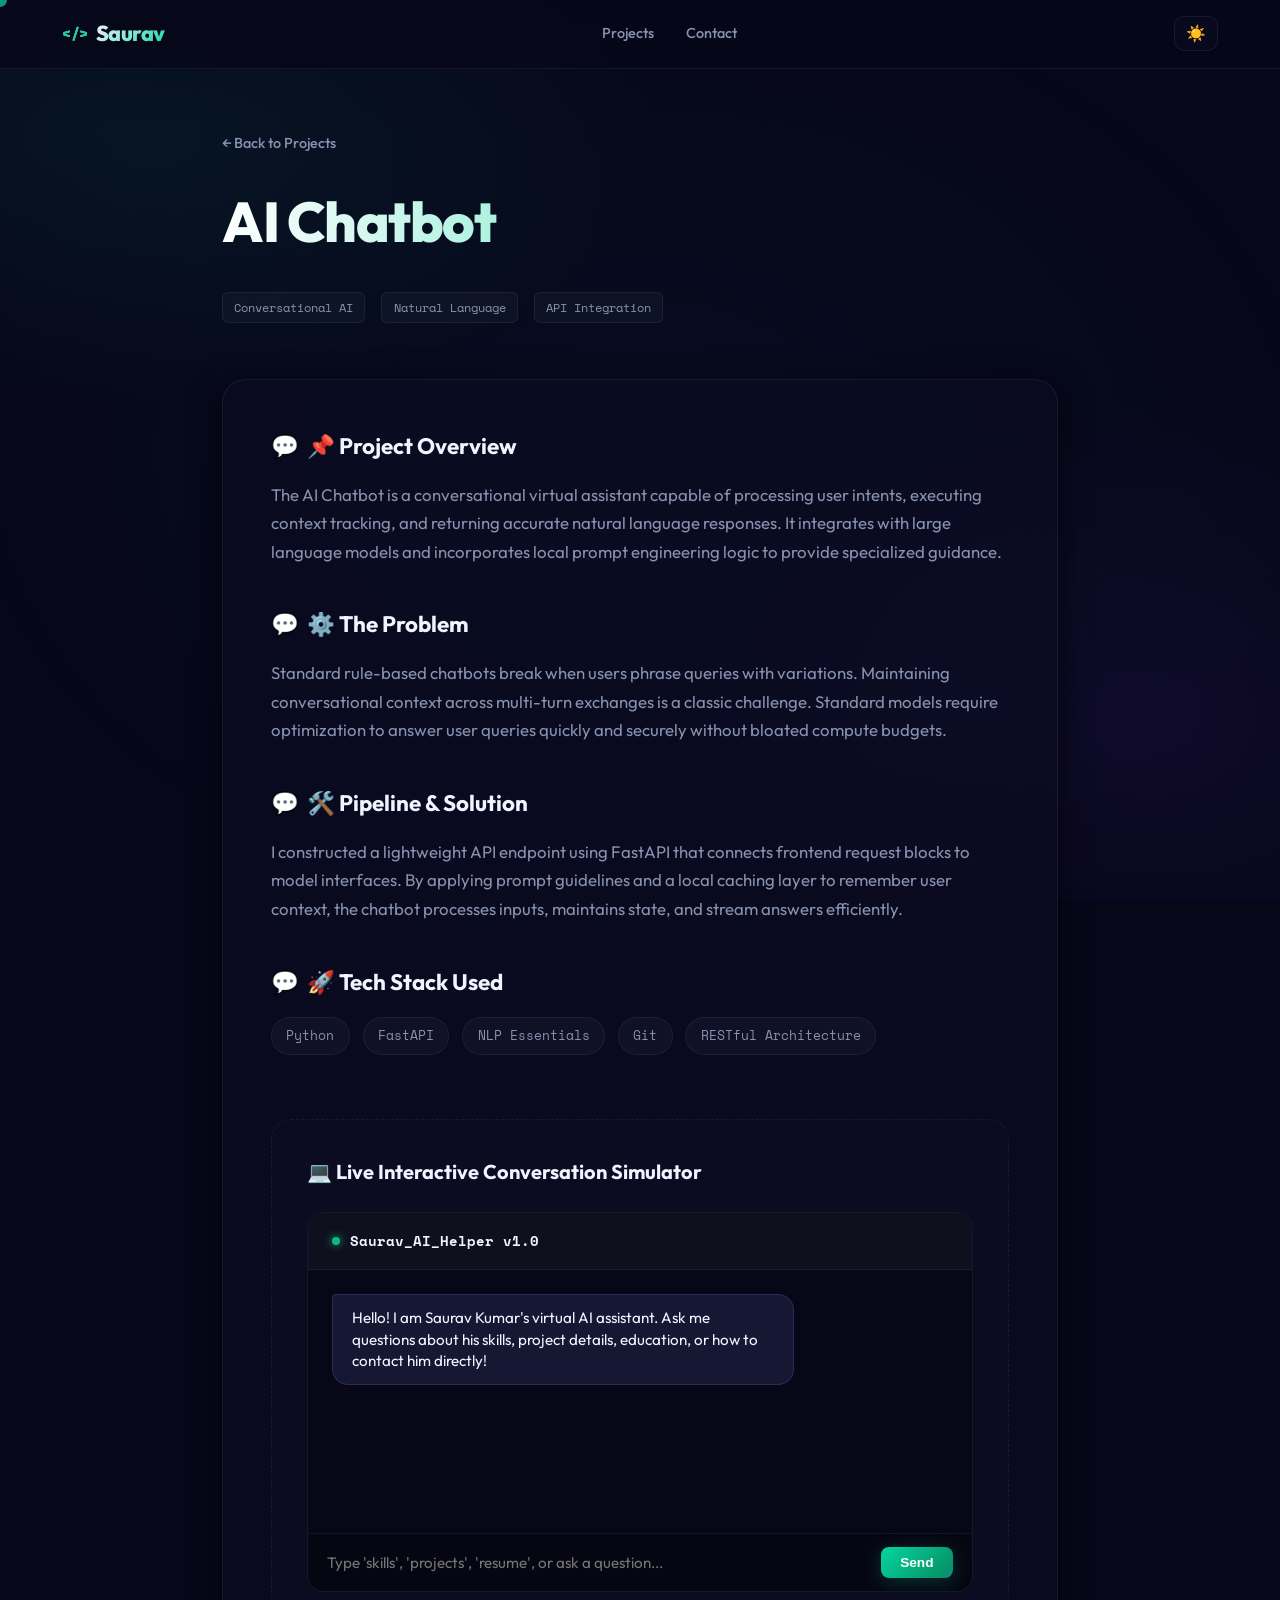
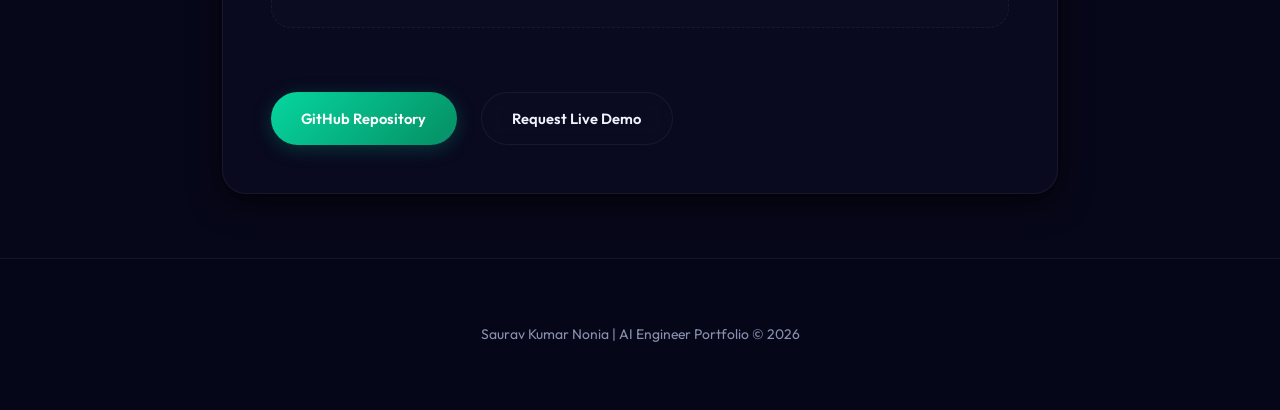
<file: projects/ai-chatbot/index.html>
<!DOCTYPE html>
<html lang="en">
<head>
  <meta charset="UTF-8">
  <meta name="viewport" content="width=device-width, initial-scale=1.0">
  
  <!-- SEO tags -->
  <title>AI Chatbot Assistant | Saurav Kumar Nonia — AI Engineer</title>
  <meta name="description" content="Case study and interactive chat simulator of Saurav Kumar Nonia's conversational AI assistant.">
  <meta name="keywords" content="AI Chatbot, Conversational AI, Python, FastAPI, API integration, Saurav Kumar Nonia">
  
  <!-- Favicon -->
  <link rel="icon" type="image/png" href="https://fonts.gstatic.com/s/i/materialiconsoutlined/terminal/v14/24px.svg">

  <!-- Style links -->
  <link rel="stylesheet" href="../../css/style.css">
  <link rel="stylesheet" href="../../css/animations.css">
  
  <style>
    .project-detail-container {
      max-width: 900px;
      margin: 8rem auto 4rem;
      padding: 0 2rem;
    }
    .project-header-section {
      display: flex;
      flex-direction: column;
      gap: 1.5rem;
      margin-bottom: 3.5rem;
    }
    .back-btn-container {
      margin-bottom: 1rem;
    }
    .project-title {
      font-size: clamp(2.2rem, 6vw, 3.5rem);
      font-weight: 800;
      letter-spacing: -1.5px;
      background: linear-gradient(to right, #ffffff, var(--primary));
      -webkit-background-clip: text;
      background-clip: text;
      -webkit-text-fill-color: transparent;
    }
    .project-meta {
      display: flex;
      gap: 1rem;
      flex-wrap: wrap;
    }
    .project-card-full {
      background: var(--bg-card);
      border: 1px solid var(--border-glass);
      border-radius: 24px;
      padding: 3rem;
      backdrop-filter: blur(16px);
      -webkit-backdrop-filter: blur(16px);
      box-shadow: var(--shadow-premium);
      display: flex;
      flex-direction: column;
      gap: 2.5rem;
      margin-bottom: 3rem;
    }
    .section-block h3 {
      font-size: 1.4rem;
      margin-bottom: 1rem;
      color: var(--text-main);
      display: flex;
      align-items: center;
      gap: 8px;
    }
    .section-block h3::before {
      content: '💬';
      color: var(--primary);
    }
    .section-block p {
      color: var(--text-muted);
      line-height: 1.7;
      font-size: 1.05rem;
    }
    .tech-tag-list {
      display: flex;
      flex-wrap: wrap;
      gap: 0.8rem;
      margin-top: 1rem;
    }
    .btn-row {
      display: flex;
      gap: 1.5rem;
      margin-top: 1.5rem;
    }

    /* Chat Simulator styling */
    .demo-widget-card {
      background: rgba(255, 255, 255, 0.01);
      border: 1px dashed var(--border-glass);
      border-radius: 20px;
      padding: 2.2rem;
      margin-top: 1.5rem;
    }
    .chat-simulator-container {
      background: rgba(5, 5, 15, 0.5);
      border: 1px solid var(--border-glass);
      border-radius: 16px;
      overflow: hidden;
      display: flex;
      flex-direction: column;
      height: 380px;
      margin-top: 1.5rem;
    }
    .chat-header {
      background: rgba(255, 255, 255, 0.03);
      padding: 1rem 1.5rem;
      border-bottom: 1px solid var(--border-glass);
      display: flex;
      align-items: center;
      gap: 10px;
    }
    .chat-status-dot {
      width: 8px;
      height: 8px;
      background-color: #10b981;
      border-radius: 50%;
      box-shadow: 0 0 8px #10b981;
    }
    .chat-messages {
      flex-grow: 1;
      padding: 1.5rem;
      overflow-y: auto;
      display: flex;
      flex-direction: column;
      gap: 1rem;
    }
    .chat-msg {
      max-width: 75%;
      padding: 0.8rem 1.2rem;
      border-radius: 16px;
      font-size: 0.95rem;
      line-height: 1.4;
    }
    .msg-bot {
      background: rgba(129, 140, 248, 0.12);
      border: 1px solid rgba(129, 140, 248, 0.18);
      color: var(--text-main);
      align-self: flex-start;
      border-top-left-radius: 4px;
    }
    .msg-user {
      background: var(--primary);
      color: #030308;
      align-self: flex-end;
      border-top-right-radius: 4px;
      font-weight: 500;
    }
    .chat-input-bar {
      border-top: 1px solid var(--border-glass);
      padding: 0.8rem 1.2rem;
      display: flex;
      gap: 0.8rem;
      background: rgba(0, 0, 0, 0.2);
    }
    .chat-input {
      flex-grow: 1;
      background: transparent;
      border: none;
      outline: none;
      color: var(--text-main);
      font-family: var(--font-main);
      font-size: 0.95rem;
    }
  </style>
</head>
<body>
  <script>
    document.body.setAttribute('data-theme', localStorage.getItem('theme') || 'dark');
  </script>

  <!-- Background Gradients -->
  <div class="mesh-gradient"></div>

  <!-- NAVBAR -->
  <nav class="navbar">
    <div class="nav-container">
      <a href="../../index.html" class="logo-link">
        <h2 class="logo">Saurav</h2>
      </a>
      <div class="nav-links">
        <a href="../../index.html#projects" class="nav-link">Projects</a>
        <a href="../../index.html#contact" class="nav-link">Contact</a>
      </div>
      <div class="nav-right-btn-group">
        <button class="theme-toggle" onclick="toggleTheme()" aria-label="Toggle Theme">🌙</button>
      </div>
    </div>
  </nav>

  <!-- MAIN CONTAINER -->
  <main class="project-detail-container">
    <div class="back-btn-container">
      <a href="../../index.html#projects" class="nav-link back-btn" style="display: inline-flex; align-items: center;">
        ← Back to Projects
      </a>
    </div>

    <div class="project-header-section">
      <h1 class="project-title">AI Chatbot</h1>
      <div class="project-meta">
        <span class="tag">Conversational AI</span>
        <span class="tag">Natural Language</span>
        <span class="tag">API Integration</span>
      </div>
    </div>

    <div class="project-card-full">
      <div class="section-block">
        <h3>📌 Project Overview</h3>
        <p>
          The AI Chatbot is a conversational virtual assistant capable of processing user intents, executing context tracking, and returning accurate natural language responses. It integrates with large language models and incorporates local prompt engineering logic to provide specialized guidance.
        </p>
      </div>

      <div class="section-block">
        <h3>⚙️ The Problem</h3>
        <p>
          Standard rule-based chatbots break when users phrase queries with variations. Maintaining conversational context across multi-turn exchanges is a classic challenge. Standard models require optimization to answer user queries quickly and securely without bloated compute budgets.
        </p>
      </div>

      <div class="section-block">
        <h3>🛠️ Pipeline & Solution</h3>
        <p>
          I constructed a lightweight API endpoint using FastAPI that connects frontend request blocks to model interfaces. By applying prompt guidelines and a local caching layer to remember user context, the chatbot processes inputs, maintains state, and stream answers efficiently.
        </p>
      </div>

      <div class="section-block">
        <h3>🚀 Tech Stack Used</h3>
        <div class="tech-tag-list">
          <span class="skill-tag">Python</span>
          <span class="skill-tag">FastAPI</span>
          <span class="skill-tag">NLP Essentials</span>
          <span class="skill-tag">Git</span>
          <span class="skill-tag">RESTful Architecture</span>
        </div>
      </div>

      <!-- INTERACTIVE CHATBOT WIDGET (Phase 3 Interactive Demo) -->
      <div class="demo-widget-card">
        <h3 style="font-size: 1.25rem; color: var(--text-main); margin-bottom: 1rem;">💻 Live Interactive Conversation Simulator</h3>
        
        <div class="chat-simulator-container">
          <div class="chat-header">
            <span class="chat-status-dot"></span>
            <span style="font-size: 0.9rem; font-family: var(--font-mono); font-weight: 600;">Saurav_AI_Helper v1.0</span>
          </div>
          
          <div id="chat-messages" class="chat-messages">
            <div class="chat-msg msg-bot">
              Hello! I am Saurav Kumar's virtual AI assistant. Ask me questions about his skills, project details, education, or how to contact him directly!
            </div>
          </div>
          
          <div class="chat-input-bar">
            <input type="text" id="chat-user-input" class="chat-input" placeholder="Type 'skills', 'projects', 'resume', or ask a question..." autocomplete="off">
            <button id="chat-send-btn" class="btn btn-primary" style="padding: 0.5rem 1.2rem; border-radius: 8px; font-size: 0.85rem;">
              <span>Send</span>
            </button>
          </div>
        </div>
      </div>

      <div class="btn-row">
        <a href="https://github.com/saurav827/ai-chatbot" target="_blank" rel="noopener noreferrer" class="btn btn-primary">GitHub Repository</a>
        <a href="../../index.html#contact" class="btn btn-secondary">Request Live Demo</a>
      </div>
    </div>
  </main>

  <!-- FOOTER -->
  <footer class="footer">
    <div class="footer-content">
      <p class="footer-text">Saurav Kumar Nonia | AI Engineer Portfolio &copy; 2026</p>
    </div>
  </footer>

  <!-- Chat Script -->
  <script>
    document.addEventListener('DOMContentLoaded', () => {
      const messagesContainer = document.getElementById('chat-messages');
      const userInput = document.getElementById('chat-user-input');
      const sendBtn = document.getElementById('chat-send-btn');

      const appendMessage = (text, isUser = false) => {
        const bubble = document.createElement('div');
        bubble.className = `chat-msg ${isUser ? 'msg-user' : 'msg-bot'}`;
        bubble.textContent = text;
        messagesContainer.appendChild(bubble);
        messagesContainer.scrollTop = messagesContainer.scrollHeight;
      };

      const handleSend = () => {
        const query = userInput.value.trim();
        if (query === '') return;

        appendMessage(query, true);
        userInput.value = '';

        // Bot thinking delay
        setTimeout(() => {
          let response = "That's a great question! I am programmed to discuss Saurav Kumar's credentials. Try asking me about his 'skills', 'projects', 'education', or 'contact' details.";
          
          const q = query.toLowerCase();
          if (q.includes('skill') || q.includes('techno') || q.includes('stack')) {
            response = "Saurav's technical skillset is categorized into:\n\n• Frontend: HTML5, CSS3, JavaScript, React, GSAP\n• Backend: FastAPI, Flask, Node.js\n• AI/ML: Python, Pandas, NumPy, Scikit-Learn, NLP\n• Database: SQLite, MySQL";
          } else if (q.includes('project') || q.includes('work') || q.includes('portfol')) {
            response = "Saurav has built several featured systems:\n\n1. Fake News Detection: An NLP tool vectorizing headlines with Scikit-learn.\n2. Loan Approval: ML risk assessor calculating eligibility scores.\n3. AI Chatbot: FastAPI context-aware messaging assistant.";
          } else if (q.includes('contact') || q.includes('email') || q.includes('linked') || q.includes('reach')) {
            response = "You can reach Saurav Kumar directly via:\n\n• Email: sauravkumarnonia@gmail.com\n• LinkedIn: linkedin.com/in/sauravkumar86\n• GitHub: github.com/saurav827";
          } else if (q.includes('education') || q.includes('degree') || q.includes('college') || q.includes('btech')) {
            response = "Saurav is pursuing a B.Tech in Computer Science & Engineering (2022-2026), focused on Machine Learning pipelines and full stack structures.";
          } else if (q.includes('hello') || q.includes('hi ') || q.includes('hey')) {
            response = "Hello there! How can I help you explore Saurav Kumar's developer profile today?";
          } else if (q.includes('resume') || q.includes('cv')) {
            response = "You can download Saurav's full developer resume directly from the Hero section on the main portfolio page via the 'Download CV' link!";
          }

          appendMessage(response, false);
        }, 800);
      };

      sendBtn.addEventListener('click', handleSend);
      userInput.addEventListener('keydown', (e) => {
        if (e.key === 'Enter') {
          handleSend();
        }
      });
    });
  </script>
  <script src="../../js/main.js" defer></script>
</body>
</html>
</file>
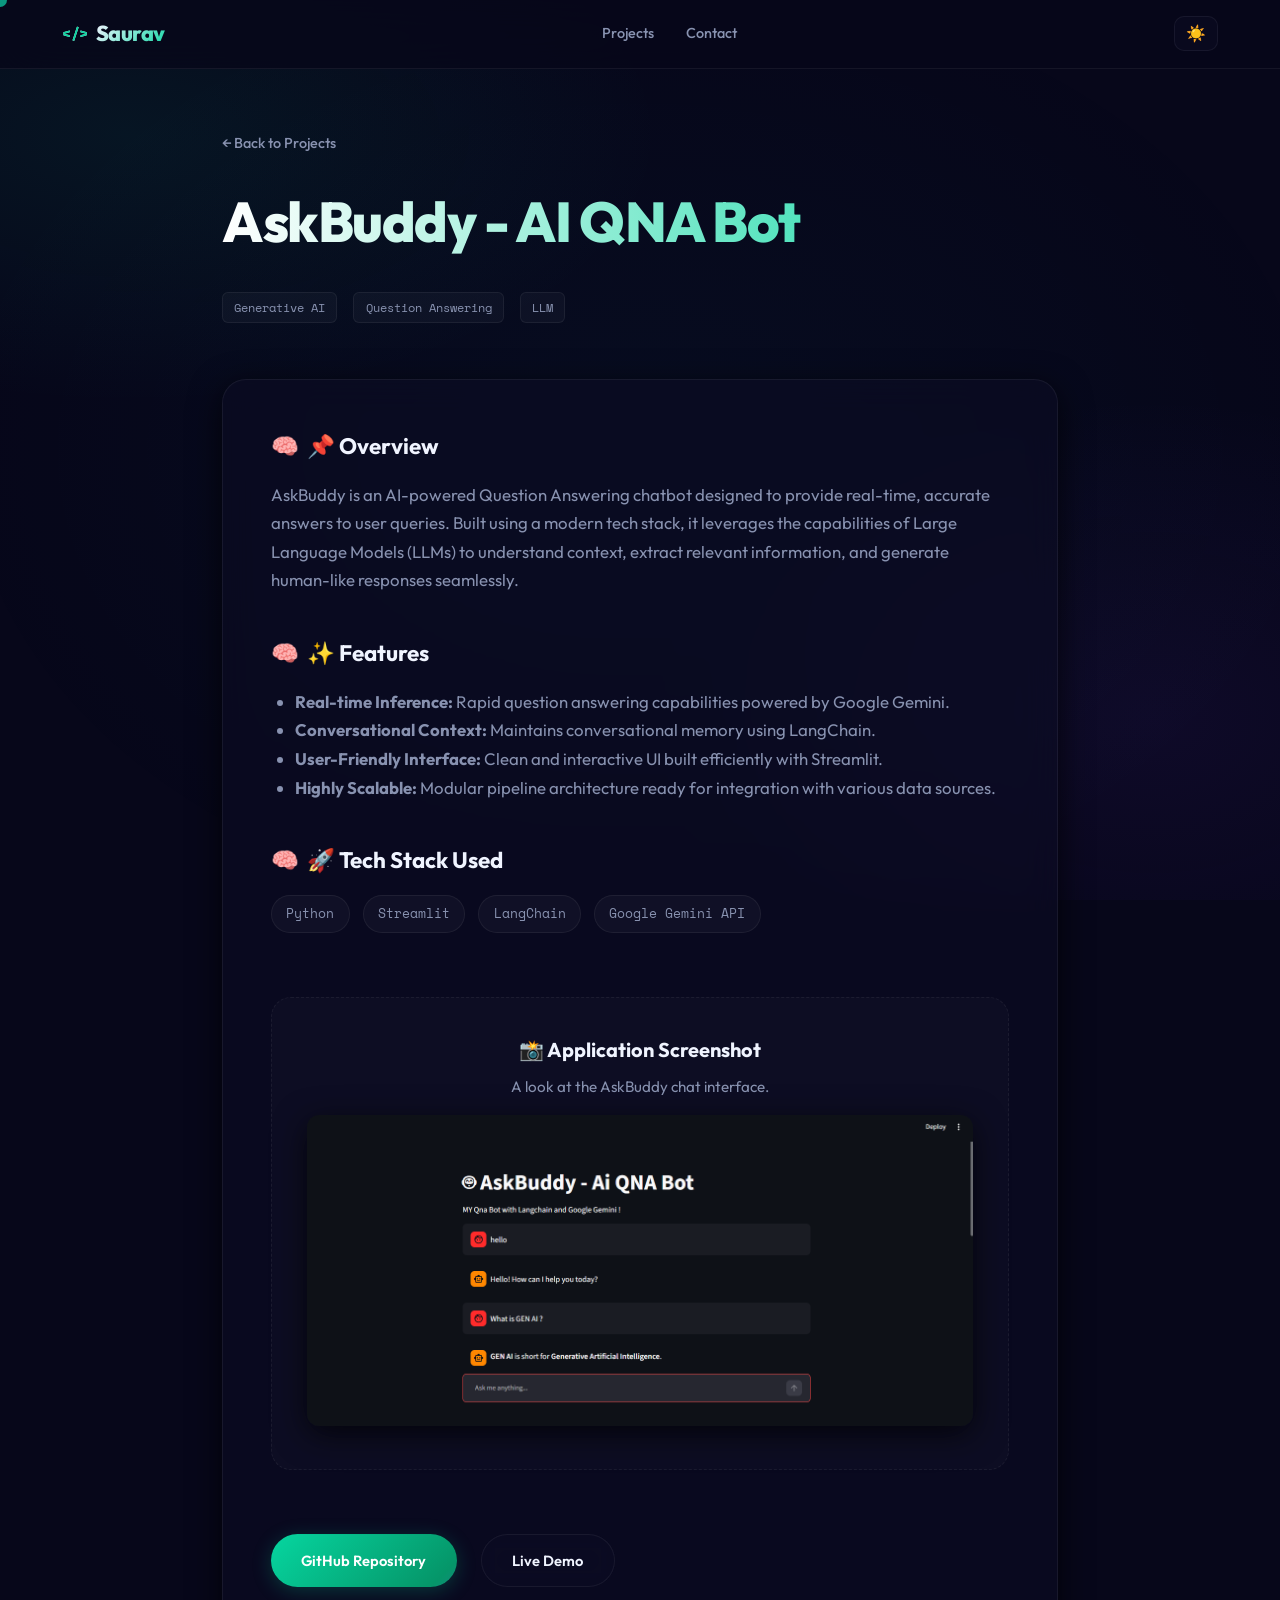
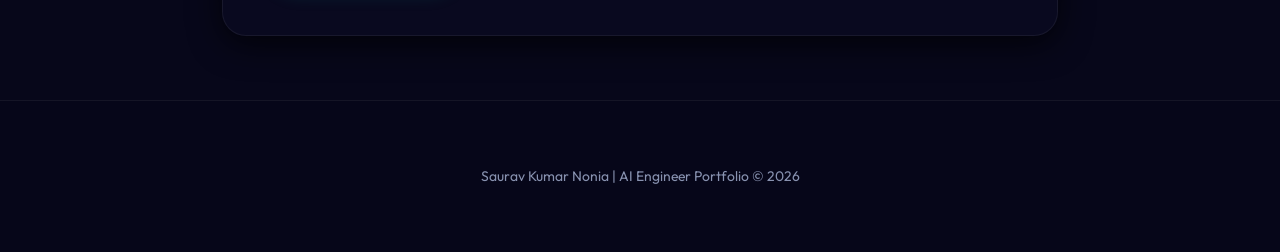
<file: projects/askbuddy-qna/index.html>
<!DOCTYPE html>
<html lang="en">
<head>
  <meta charset="UTF-8">
  <meta name="viewport" content="width=device-width, initial-scale=1.0">
  
  <!-- SEO tags -->
  <title>AskBuddy - AI QNA Bot | Saurav Kumar Nonia — AI Engineer</title>
  <meta name="description" content="Case study of AskBuddy, an AI-powered Question Answering chatbot by Saurav Kumar Nonia.">
  <meta name="keywords" content="AskBuddy, AI Chatbot, Streamlit, LangChain, Google Gemini, Generative AI, Saurav Kumar Nonia">
  
  <!-- Favicon -->
  <link rel="icon" type="image/png" href="https://fonts.gstatic.com/s/i/materialiconsoutlined/terminal/v14/24px.svg">

  <!-- Style links -->
  <link rel="stylesheet" href="../../css/style.css">
  <link rel="stylesheet" href="../../css/animations.css">
  
  <style>
    .project-detail-container {
      max-width: 900px;
      margin: 8rem auto 4rem;
      padding: 0 2rem;
    }
    .project-header-section {
      display: flex;
      flex-direction: column;
      gap: 1.5rem;
      margin-bottom: 3.5rem;
    }
    .back-btn-container {
      margin-bottom: 1rem;
    }
    .project-title {
      font-size: clamp(2.2rem, 6vw, 3.5rem);
      font-weight: 800;
      letter-spacing: -1.5px;
      background: linear-gradient(to right, #ffffff, var(--primary));
      -webkit-background-clip: text;
      background-clip: text;
      -webkit-text-fill-color: transparent;
    }
    .project-meta {
      display: flex;
      gap: 1rem;
      flex-wrap: wrap;
    }
    .project-card-full {
      background: var(--bg-card);
      border: 1px solid var(--border-glass);
      border-radius: 24px;
      padding: 3rem;
      backdrop-filter: blur(16px);
      -webkit-backdrop-filter: blur(16px);
      box-shadow: var(--shadow-premium);
      display: flex;
      flex-direction: column;
      gap: 2.5rem;
      margin-bottom: 3rem;
    }
    .section-block h3 {
      font-size: 1.4rem;
      margin-bottom: 1rem;
      color: var(--text-main);
      display: flex;
      align-items: center;
      gap: 8px;
    }
    .section-block h3::before {
      content: '🧠';
      color: var(--primary);
    }
    .section-block p, .section-block ul {
      color: var(--text-muted);
      line-height: 1.7;
      font-size: 1.05rem;
    }
    .section-block ul {
      margin-left: 1.5rem;
      margin-top: 0.5rem;
    }
    .tech-tag-list {
      display: flex;
      flex-wrap: wrap;
      gap: 0.8rem;
      margin-top: 1rem;
    }
    .btn-row {
      display: flex;
      gap: 1.5rem;
      margin-top: 1.5rem;
    }
    .screenshot-container {
      background: rgba(255, 255, 255, 0.02);
      border: 1px dashed var(--border-glass);
      border-radius: 20px;
      padding: 2.2rem;
      margin-top: 1.5rem;
      text-align: center;
    }
    .screenshot-img {
      max-width: 100%;
      border-radius: 12px;
      box-shadow: var(--shadow-premium);
      margin-top: 1rem;
    }
  </style>
</head>
<body>
  <script>
    document.body.setAttribute('data-theme', localStorage.getItem('theme') || 'dark');
  </script>

  <!-- Background Gradients -->
  <div class="mesh-gradient"></div>

  <!-- NAVBAR -->
  <nav class="navbar">
    <div class="nav-container">
      <a href="../../index.html" class="logo-link">
        <h2 class="logo">Saurav</h2>
      </a>
      <div class="nav-links">
        <a href="../../index.html#projects" class="nav-link">Projects</a>
        <a href="../../index.html#contact" class="nav-link">Contact</a>
      </div>
      <div class="nav-right-btn-group">
        <button class="theme-toggle" onclick="toggleTheme()" aria-label="Toggle Theme">🌙</button>
      </div>
    </div>
  </nav>

  <!-- MAIN CONTAINER -->
  <main class="project-detail-container">
    <div class="back-btn-container">
      <a href="../../index.html#projects" class="nav-link back-btn" style="display: inline-flex; align-items: center;">
        ← Back to Projects
      </a>
    </div>

    <div class="project-header-section">
      <h1 class="project-title">AskBuddy - AI QNA Bot</h1>
      <div class="project-meta">
        <span class="tag">Generative AI</span>
        <span class="tag">Question Answering</span>
        <span class="tag">LLM</span>
      </div>
    </div>

    <div class="project-card-full">
      <div class="section-block">
        <h3>📌 Overview</h3>
        <p>
          AskBuddy is an AI-powered Question Answering chatbot designed to provide real-time, accurate answers to user queries. Built using a modern tech stack, it leverages the capabilities of Large Language Models (LLMs) to understand context, extract relevant information, and generate human-like responses seamlessly.
        </p>
      </div>

      <div class="section-block">
        <h3>✨ Features</h3>
        <ul>
          <li><strong>Real-time Inference:</strong> Rapid question answering capabilities powered by Google Gemini.</li>
          <li><strong>Conversational Context:</strong> Maintains conversational memory using LangChain.</li>
          <li><strong>User-Friendly Interface:</strong> Clean and interactive UI built efficiently with Streamlit.</li>
          <li><strong>Highly Scalable:</strong> Modular pipeline architecture ready for integration with various data sources.</li>
        </ul>
      </div>

      <div class="section-block">
        <h3>🚀 Tech Stack Used</h3>
        <div class="tech-tag-list">
          <span class="skill-tag">Python</span>
          <span class="skill-tag">Streamlit</span>
          <span class="skill-tag">LangChain</span>
          <span class="skill-tag">Google Gemini API</span>
        </div>
      </div>

      <div class="screenshot-container">
        <h3 style="font-size: 1.25rem; color: var(--text-main); margin-bottom: 0.5rem; display: flex; align-items: center; justify-content: center; gap: 8px;">📸 Application Screenshot</h3>
        <p style="color: var(--text-muted); font-size: 0.95rem;">A look at the AskBuddy chat interface.</p>
        <img src="../../assets/images/askbuddy-qna.png" alt="AskBuddy Interface" class="screenshot-img">
      </div>

      <div class="btn-row">
        <a href="https://github.com/saurav827/python-ai-projects" target="_blank" rel="noopener noreferrer" class="btn btn-primary">GitHub Repository</a>
        <a href="https://python-ai-projects-1qna-bot.streamlit.app" target="_blank" rel="noopener noreferrer" class="btn btn-secondary">Live Demo</a>
      </div>
    </div>
  </main>

  <!-- FOOTER -->
  <footer class="footer">
    <div class="footer-content">
      <p class="footer-text">Saurav Kumar Nonia | AI Engineer Portfolio &copy; 2026</p>
    </div>
  </footer>

  <script src="../../js/main.js" defer></script>
</body>
</html>
</file>
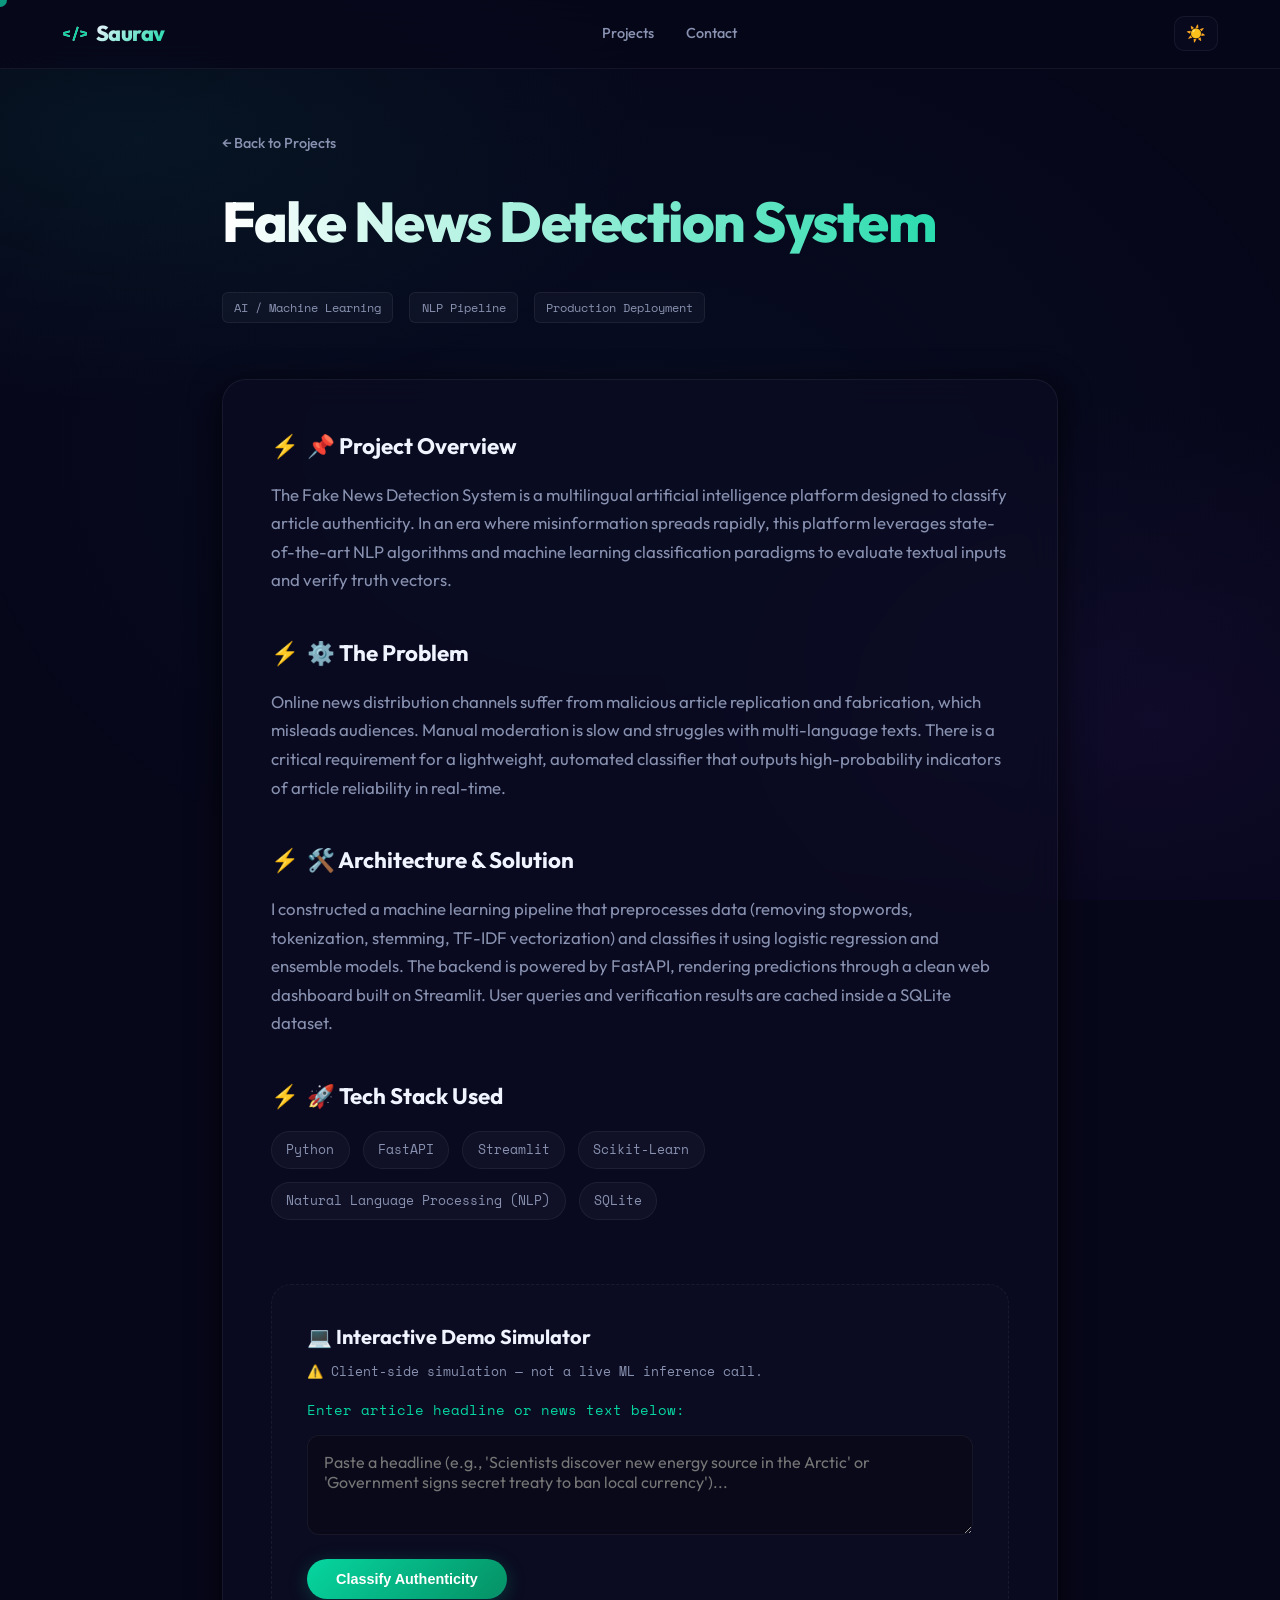
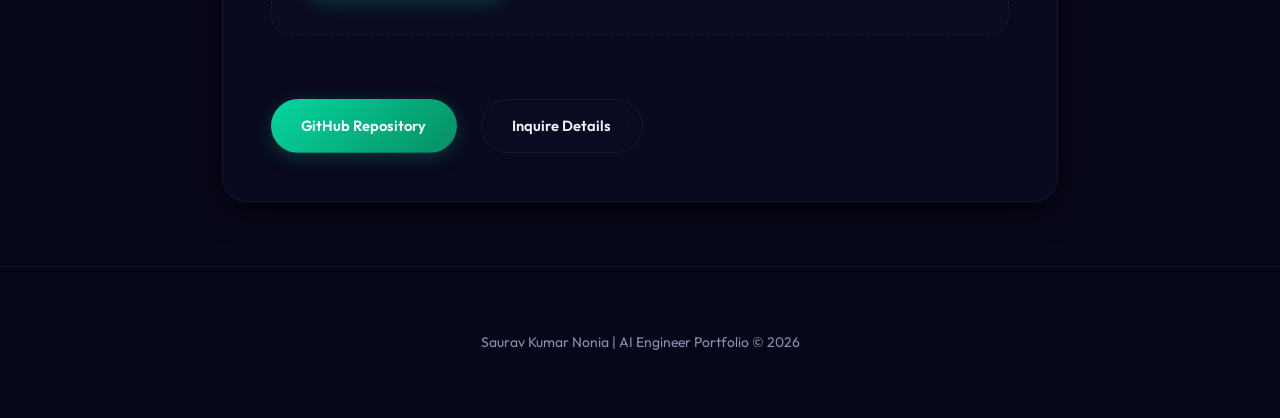
<file: projects/fake-news-detection/index.html>
<!DOCTYPE html>
<html lang="en">
<head>
  <meta charset="UTF-8">
  <meta name="viewport" content="width=device-width, initial-scale=1.0">
  
  <!-- SEO tags -->
  <title>Fake News Detection | Saurav Kumar Nonia — AI Engineer</title>
  <meta name="description" content="Case study and interactive demo of Saurav Kumar Nonia's AI-Powered Fake News Detection System using NLP pipelines, TF-IDF, Logistic Regression, FastAPI and Streamlit.">
  <meta name="keywords" content="NLP, Machine Learning, Python, FastAPI, Streamlit, Fake News Detection, Saurav Kumar Nonia">
  
  <!-- Favicon -->
  <link rel="icon" type="image/png" href="https://fonts.gstatic.com/s/i/materialiconsoutlined/terminal/v14/24px.svg">

  <!-- Style links -->
  <link rel="stylesheet" href="../../css/style.css">
  <link rel="stylesheet" href="../../css/animations.css">
  
  <style>
    .project-detail-container {
      max-width: 900px;
      margin: 8rem auto 4rem;
      padding: 0 2rem;
    }
    .project-header-section {
      display: flex;
      flex-direction: column;
      gap: 1.5rem;
      margin-bottom: 3.5rem;
    }
    .back-btn-container {
      margin-bottom: 1rem;
    }
    .project-title {
      font-size: clamp(2.2rem, 6vw, 3.5rem);
      font-weight: 800;
      letter-spacing: -1.5px;
      background: linear-gradient(to right, #ffffff, var(--primary));
      -webkit-background-clip: text;
      background-clip: text;
      -webkit-text-fill-color: transparent;
    }
    .project-meta {
      display: flex;
      gap: 1rem;
      flex-wrap: wrap;
    }
    .project-card-full {
      background: var(--bg-card);
      border: 1px solid var(--border-glass);
      border-radius: 24px;
      padding: 3rem;
      backdrop-filter: blur(16px);
      -webkit-backdrop-filter: blur(16px);
      box-shadow: var(--shadow-premium);
      display: flex;
      flex-direction: column;
      gap: 2.5rem;
      margin-bottom: 3rem;
    }
    .section-block h3 {
      font-size: 1.4rem;
      margin-bottom: 1rem;
      color: var(--text-main);
      display: flex;
      align-items: center;
      gap: 8px;
    }
    .section-block h3::before {
      content: '⚡';
      color: var(--primary);
    }
    .section-block p {
      color: var(--text-muted);
      line-height: 1.7;
      font-size: 1.05rem;
    }
    .tech-tag-list {
      display: flex;
      flex-wrap: wrap;
      gap: 0.8rem;
      margin-top: 1rem;
    }
    .btn-row {
      display: flex;
      gap: 1.5rem;
      margin-top: 1.5rem;
    }

    /* Interactive Demo widget styling */
    .demo-widget-card {
      background: rgba(255, 255, 255, 0.01);
      border: 1px dashed var(--border-glass);
      border-radius: 20px;
      padding: 2.2rem;
      margin-top: 1.5rem;
    }
    .demo-input-group {
      display: flex;
      flex-direction: column;
      gap: 0.8rem;
      margin-bottom: 1.5rem;
    }
    .demo-input-group label {
      font-size: 0.9rem;
      font-family: var(--font-mono);
      color: var(--primary);
    }
    .demo-textarea {
      background: rgba(0, 0, 0, 0.2);
      border: 1px solid var(--border-glass);
      border-radius: 12px;
      padding: 1rem;
      color: var(--text-main);
      font-family: var(--font-main);
      font-size: 1rem;
      outline: none;
      resize: vertical;
      min-height: 100px;
      transition: var(--transition);
    }
    .demo-textarea:focus {
      border-color: var(--primary);
      box-shadow: 0 0 10px rgba(56, 189, 248, 0.1);
    }
    .demo-result-panel {
      background: rgba(5, 5, 15, 0.6);
      border: 1px solid var(--border-glass);
      border-radius: 14px;
      padding: 1.5rem;
      margin-top: 1.5rem;
      display: none;
      transition: var(--transition);
    }
    .result-header {
      display: flex;
      justify-content: space-between;
      align-items: center;
      margin-bottom: 1rem;
    }
    .result-badge {
      padding: 5px 14px;
      border-radius: 50px;
      font-size: 0.85rem;
      font-weight: 700;
      text-transform: uppercase;
      font-family: var(--font-mono);
    }
    .badge-real {
      background: rgba(16, 185, 129, 0.15);
      border: 1px solid #10b981;
      color: #10b981;
    }
    .badge-fake {
      background: rgba(239, 68, 68, 0.15);
      border: 1px solid #ef4444;
      color: #ef4444;
    }
    .result-metrics {
      display: grid;
      grid-template-columns: repeat(2, 1fr);
      gap: 1.5rem;
    }
    .metric-item {
      background: rgba(255, 255, 255, 0.01);
      border: 1px solid var(--border-glass);
      border-radius: 8px;
      padding: 0.8rem;
      text-align: center;
    }
    .metric-val-sml {
      font-size: 1.3rem;
      font-weight: 700;
      font-family: var(--font-mono);
      color: var(--text-main);
    }
    .metric-lbl-sml {
      font-size: 0.75rem;
      color: var(--text-muted);
      text-transform: uppercase;
      margin-top: 2px;
    }
  </style>
</head>
<body>
  <script>
    document.body.setAttribute('data-theme', localStorage.getItem('theme') || 'dark');
  </script>

  <!-- Background Gradients -->
  <div class="mesh-gradient"></div>

  <!-- NAVBAR -->
  <nav class="navbar">
    <div class="nav-container">
      <a href="../../index.html" class="logo-link">
        <h2 class="logo">Saurav</h2>
      </a>
      <div class="nav-links">
        <a href="../../index.html#projects" class="nav-link">Projects</a>
        <a href="../../index.html#contact" class="nav-link">Contact</a>
      </div>
      <div class="nav-right-btn-group">
        <button class="theme-toggle" onclick="toggleTheme()" aria-label="Toggle Theme">🌙</button>
      </div>
    </div>
  </nav>

  <!-- MAIN CONTAINER -->
  <main class="project-detail-container">
    <div class="back-btn-container">
      <a href="../../index.html#projects" class="nav-link back-btn" style="display: inline-flex; align-items: center;">
        ← Back to Projects
      </a>
    </div>

    <div class="project-header-section">
      <h1 class="project-title">Fake News Detection System</h1>
      <div class="project-meta">
        <span class="tag">AI / Machine Learning</span>
        <span class="tag">NLP Pipeline</span>
        <span class="tag">Production Deployment</span>
      </div>
    </div>

    <div class="project-card-full">
      <div class="section-block">
        <h3>📌 Project Overview</h3>
        <p>
          The Fake News Detection System is a multilingual artificial intelligence platform designed to classify article authenticity. In an era where misinformation spreads rapidly, this platform leverages state-of-the-art NLP algorithms and machine learning classification paradigms to evaluate textual inputs and verify truth vectors.
        </p>
      </div>

      <div class="section-block">
        <h3>⚙️ The Problem</h3>
        <p>
          Online news distribution channels suffer from malicious article replication and fabrication, which misleads audiences. Manual moderation is slow and struggles with multi-language texts. There is a critical requirement for a lightweight, automated classifier that outputs high-probability indicators of article reliability in real-time.
        </p>
      </div>

      <div class="section-block">
        <h3>🛠️ Architecture & Solution</h3>
        <p>
          I constructed a machine learning pipeline that preprocesses data (removing stopwords, tokenization, stemming, TF-IDF vectorization) and classifies it using logistic regression and ensemble models. The backend is powered by FastAPI, rendering predictions through a clean web dashboard built on Streamlit. User queries and verification results are cached inside a SQLite dataset.
        </p>
      </div>

      <div class="section-block">
        <h3>🚀 Tech Stack Used</h3>
        <div class="tech-tag-list">
          <span class="skill-tag">Python</span>
          <span class="skill-tag">FastAPI</span>
          <span class="skill-tag">Streamlit</span>
          <span class="skill-tag">Scikit-Learn</span>
          <span class="skill-tag">Natural Language Processing (NLP)</span>
          <span class="skill-tag">SQLite</span>
        </div>
      </div>

      <!-- INTERACTIVE DEMO WIDGET (Phase 3 Interactive Demo) -->
      <div class="demo-widget-card">
        <h3 style="font-size: 1.25rem; color: var(--text-main); margin-bottom: 0.5rem;">💻 Interactive Demo Simulator</h3>
        <p style="font-size: 0.82rem; color: var(--text-muted); font-family: var(--font-mono); margin-bottom: 1rem;">⚠️ Client-side simulation — not a live ML inference call.</p>
        
        <div class="demo-input-group">
          <label for="headline-input">Enter article headline or news text below:</label>
          <textarea id="headline-input" class="demo-textarea" placeholder="Paste a headline (e.g., 'Scientists discover new energy source in the Arctic' or 'Government signs secret treaty to ban local currency')..."></textarea>
        </div>
        
        <button id="classify-btn" class="btn btn-primary" style="padding: 0.75rem 1.8rem; font-size: 0.9rem;">
          <span>Classify Authenticity</span>
        </button>

        <div id="result-panel" class="demo-result-panel">
          <div class="result-header">
            <h4 style="font-size: 1.05rem; font-family: var(--font-mono);">Analysis Result:</h4>
            <span id="result-badge" class="result-badge">REAL</span>
          </div>
          <div class="result-metrics">
            <div class="metric-item">
              <div id="confidence-val" class="metric-val-sml">94.8%</div>
              <div class="metric-lbl-sml">Confidence Score</div>
            </div>
            <div class="metric-item">
              <div id="speed-val" class="metric-val-sml">8.2ms</div>
              <div class="metric-lbl-sml">Vector Execution</div>
            </div>
          </div>
        </div>
      </div>

      <div class="btn-row">
        <a href="https://github.com/saurav827/fake-news-detection" target="_blank" rel="noopener noreferrer" class="btn btn-primary">GitHub Repository</a>
        <a href="../../index.html#contact" class="btn btn-secondary">Inquire Details</a>
      </div>
    </div>
  </main>

  <!-- FOOTER -->
  <footer class="footer">
    <div class="footer-content">
      <p class="footer-text">Saurav Kumar Nonia | AI Engineer Portfolio &copy; 2026</p>
    </div>
  </footer>

  <!-- Script for NLP mock classification -->
  <script>
    document.addEventListener('DOMContentLoaded', () => {
      const classifyBtn = document.getElementById('classify-btn');
      const textInput = document.getElementById('headline-input');
      const resultPanel = document.getElementById('result-panel');
      const resultBadge = document.getElementById('result-badge');
      const confidenceEl = document.getElementById('confidence-val');
      const speedEl = document.getElementById('speed-val');

      classifyBtn.addEventListener('click', () => {
        const text = textInput.value.trim();
        if (text === '') {
          alert('Please enter some text to analyze.');
          return;
        }

        // Show loading state
        classifyBtn.disabled = true;
        classifyBtn.innerHTML = '<span>Processing Vectors...</span>';
        resultPanel.style.display = 'none';

        setTimeout(() => {
          // NLP Mock Logic: checks for buzzwords or patterns
          const fakeBuzzwords = ['secret', 'hidden', 'scam', 'conspiracy', 'shocking', 'banned', 'exposed'];
          const containsBuzzword = fakeBuzzwords.some(word => text.toLowerCase().includes(word));
          
          const isFake = containsBuzzword || Math.random() > 0.65;
          const confidence = (85 + Math.random() * 14).toFixed(1) + '%';
          const speed = (6 + Math.random() * 8).toFixed(1) + 'ms';

          // Update UI
          if (isFake) {
            resultBadge.textContent = 'FAKED INDICATORS';
            resultBadge.className = 'result-badge badge-fake';
          } else {
            resultBadge.textContent = 'RELIABLE NEWS';
            resultBadge.className = 'result-badge badge-real';
          }

          confidenceEl.textContent = confidence;
          speedEl.textContent = speed;

          classifyBtn.disabled = false;
          classifyBtn.innerHTML = '<span>Classify Authenticity</span>';
          resultPanel.style.display = 'block';
        }, 1200);
      });
    });
  </script>
  <script src="../../js/main.js" defer></script>
</body>
</html>
</file>
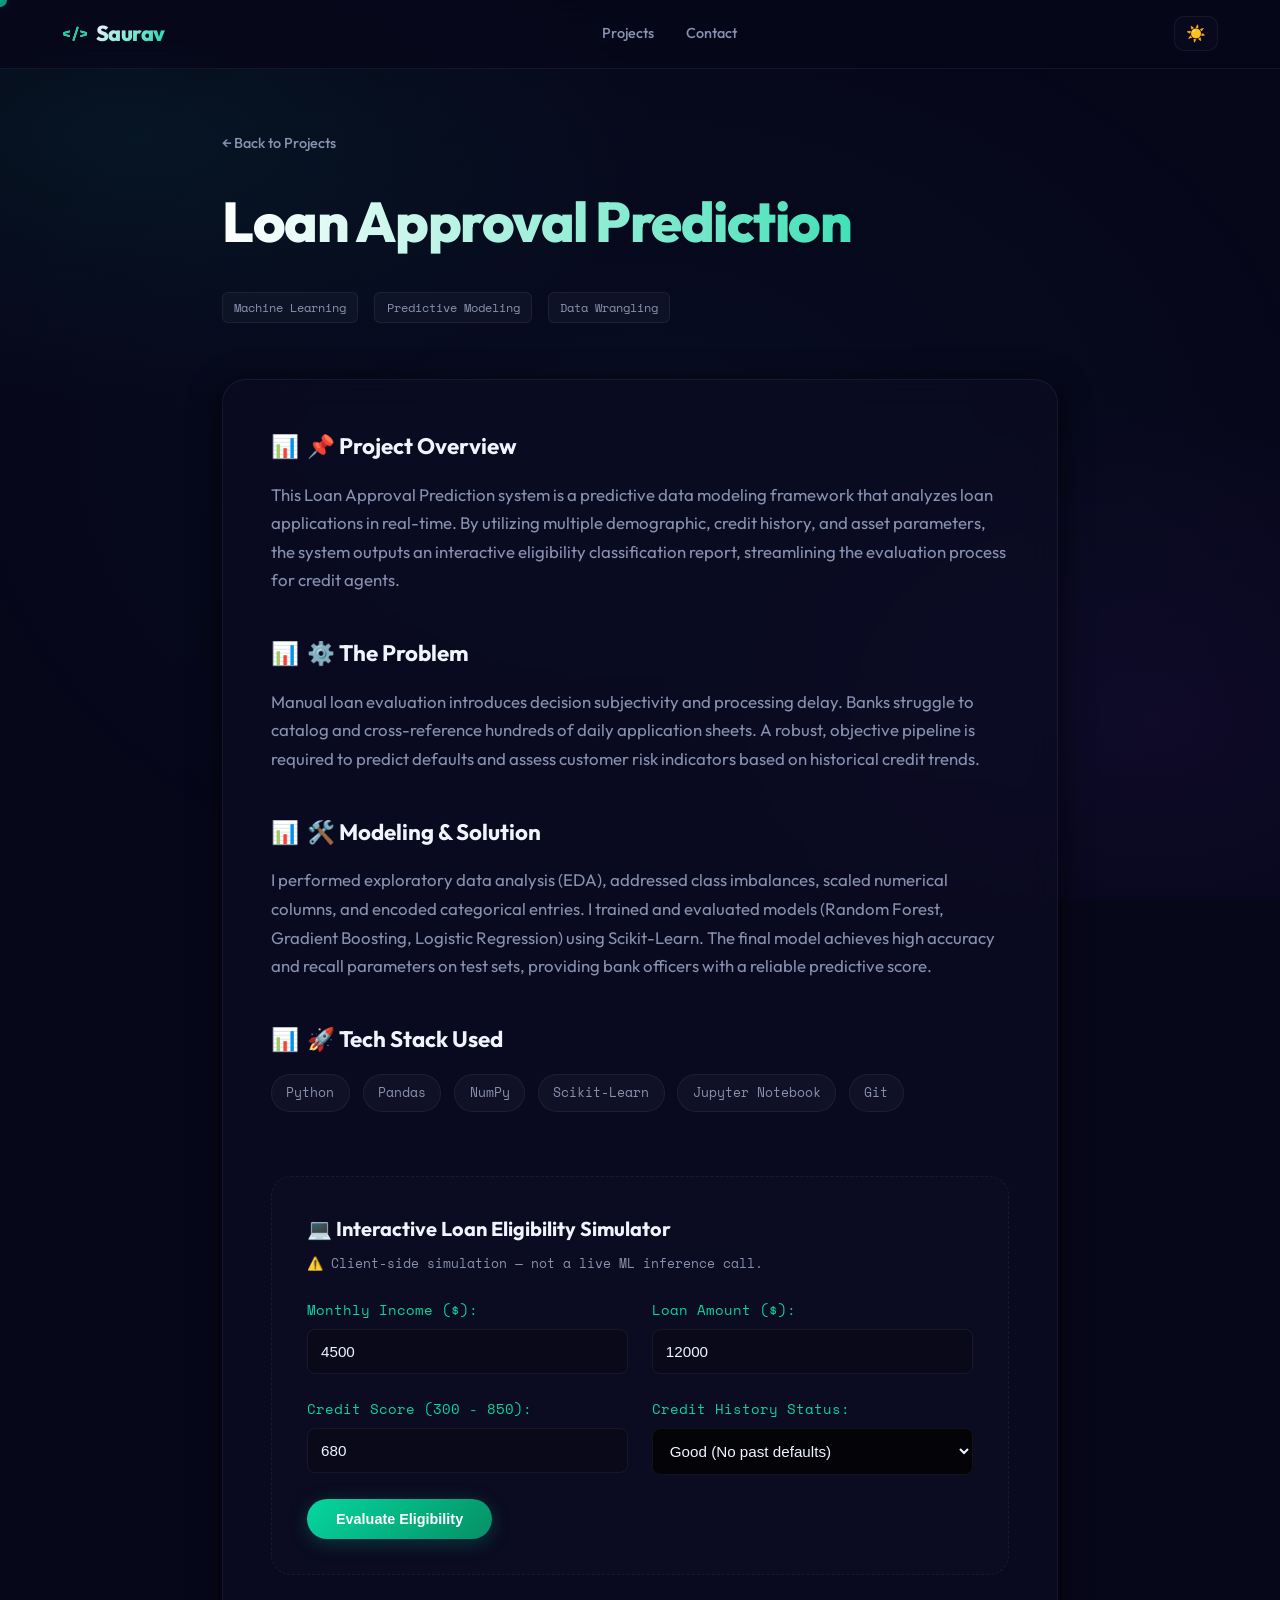
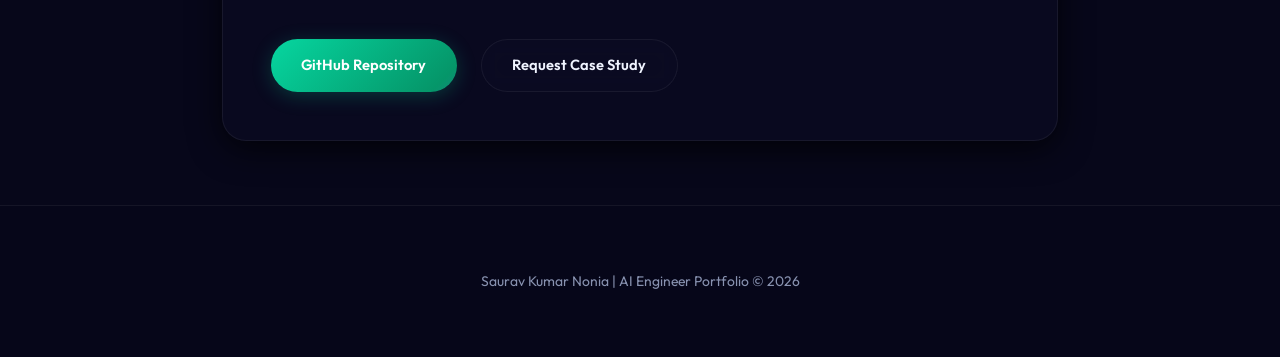
<file: projects/loan-approval/index.html>
<!DOCTYPE html>
<html lang="en">
<head>
  <meta charset="UTF-8">
  <meta name="viewport" content="width=device-width, initial-scale=1.0">
  
  <!-- SEO tags -->
  <title>Loan Approval Prediction | Saurav Kumar Nonia — AI Engineer</title>
  <meta name="description" content="Case study and interactive demo of Saurav Kumar Nonia's Loan Approval Prediction system utilizing machine learning risk classification.">
  <meta name="keywords" content="Machine Learning, Python, Scikit-Learn, Risk Assessment, Predictive Modeling, Saurav Kumar Nonia">
  
  <!-- Favicon -->
  <link rel="icon" type="image/png" href="https://fonts.gstatic.com/s/i/materialiconsoutlined/terminal/v14/24px.svg">

  <!-- Style links -->
  <link rel="stylesheet" href="../../css/style.css">
  <link rel="stylesheet" href="../../css/animations.css">
  
  <style>
    .project-detail-container {
      max-width: 900px;
      margin: 8rem auto 4rem;
      padding: 0 2rem;
    }
    .project-header-section {
      display: flex;
      flex-direction: column;
      gap: 1.5rem;
      margin-bottom: 3.5rem;
    }
    .back-btn-container {
      margin-bottom: 1rem;
    }
    .project-title {
      font-size: clamp(2.2rem, 6vw, 3.5rem);
      font-weight: 800;
      letter-spacing: -1.5px;
      background: linear-gradient(to right, #ffffff, var(--primary));
      -webkit-background-clip: text;
      background-clip: text;
      -webkit-text-fill-color: transparent;
    }
    .project-meta {
      display: flex;
      gap: 1rem;
      flex-wrap: wrap;
    }
    .project-card-full {
      background: var(--bg-card);
      border: 1px solid var(--border-glass);
      border-radius: 24px;
      padding: 3rem;
      backdrop-filter: blur(16px);
      -webkit-backdrop-filter: blur(16px);
      box-shadow: var(--shadow-premium);
      display: flex;
      flex-direction: column;
      gap: 2.5rem;
      margin-bottom: 3rem;
    }
    .section-block h3 {
      font-size: 1.4rem;
      margin-bottom: 1rem;
      color: var(--text-main);
      display: flex;
      align-items: center;
      gap: 8px;
    }
    .section-block h3::before {
      content: '📊';
      color: var(--primary);
    }
    .section-block p {
      color: var(--text-muted);
      line-height: 1.7;
      font-size: 1.05rem;
    }
    .tech-tag-list {
      display: flex;
      flex-wrap: wrap;
      gap: 0.8rem;
      margin-top: 1rem;
    }
    .btn-row {
      display: flex;
      gap: 1.5rem;
      margin-top: 1.5rem;
    }

    /* Interactive Demo Card styling */
    .demo-widget-card {
      background: rgba(255, 255, 255, 0.01);
      border: 1px dashed var(--border-glass);
      border-radius: 20px;
      padding: 2.2rem;
      margin-top: 1.5rem;
    }
    .form-grid {
      display: grid;
      grid-template-columns: repeat(2, 1fr);
      gap: 1.5rem;
      margin-bottom: 1.5rem;
    }
    .form-group {
      display: flex;
      flex-direction: column;
      gap: 0.5rem;
    }
    .form-group label {
      font-size: 0.85rem;
      font-family: var(--font-mono);
      color: var(--primary);
    }
    .form-input {
      background: rgba(0, 0, 0, 0.2);
      border: 1px solid var(--border-glass);
      border-radius: 8px;
      padding: 0.8rem;
      color: var(--text-main);
      font-size: 0.95rem;
      outline: none;
      transition: var(--transition);
    }
    .form-input:focus {
      border-color: var(--primary);
    }
    .demo-result-panel {
      background: rgba(5, 5, 15, 0.6);
      border: 1px solid var(--border-glass);
      border-radius: 14px;
      padding: 1.5rem;
      margin-top: 1.5rem;
      display: none;
      transition: var(--transition);
    }
    .result-header {
      display: flex;
      justify-content: space-between;
      align-items: center;
      margin-bottom: 1rem;
    }
    .result-badge {
      padding: 5px 14px;
      border-radius: 50px;
      font-size: 0.85rem;
      font-weight: 700;
      text-transform: uppercase;
      font-family: var(--font-mono);
    }
    .badge-approved {
      background: rgba(16, 185, 129, 0.15);
      border: 1px solid #10b981;
      color: #10b981;
    }
    .badge-rejected {
      background: rgba(239, 68, 68, 0.15);
      border: 1px solid #ef4444;
      color: #ef4444;
    }
    .result-metrics {
      display: grid;
      grid-template-columns: repeat(2, 1fr);
      gap: 1.5rem;
    }
    .metric-item {
      background: rgba(255, 255, 255, 0.01);
      border: 1px solid var(--border-glass);
      border-radius: 8px;
      padding: 0.8rem;
      text-align: center;
    }
    .metric-val-sml {
      font-size: 1.3rem;
      font-weight: 700;
      font-family: var(--font-mono);
      color: var(--text-main);
    }
    .metric-lbl-sml {
      font-size: 0.75rem;
      color: var(--text-muted);
      text-transform: uppercase;
      margin-top: 2px;
    }
    @media (max-width: 600px) {
      .form-grid { grid-template-columns: 1fr; }
    }
  </style>
</head>
<body>
  <script>
    document.body.setAttribute('data-theme', localStorage.getItem('theme') || 'dark');
  </script>

  <!-- Background Gradients -->
  <div class="mesh-gradient"></div>

  <!-- NAVBAR -->
  <nav class="navbar">
    <div class="nav-container">
      <a href="../../index.html" class="logo-link">
        <h2 class="logo">Saurav</h2>
      </a>
      <div class="nav-links">
        <a href="../../index.html#projects" class="nav-link">Projects</a>
        <a href="../../index.html#contact" class="nav-link">Contact</a>
      </div>
      <div class="nav-right-btn-group">
        <button class="theme-toggle" onclick="toggleTheme()" aria-label="Toggle Theme">🌙</button>
      </div>
    </div>
  </nav>

  <!-- MAIN CONTAINER -->
  <main class="project-detail-container">
    <div class="back-btn-container">
      <a href="../../index.html#projects" class="nav-link back-btn" style="display: inline-flex; align-items: center;">
        ← Back to Projects
      </a>
    </div>

    <div class="project-header-section">
      <h1 class="project-title">Loan Approval Prediction</h1>
      <div class="project-meta">
        <span class="tag">Machine Learning</span>
        <span class="tag">Predictive Modeling</span>
        <span class="tag">Data Wrangling</span>
      </div>
    </div>

    <div class="project-card-full">
      <div class="section-block">
        <h3>📌 Project Overview</h3>
        <p>
          This Loan Approval Prediction system is a predictive data modeling framework that analyzes loan applications in real-time. By utilizing multiple demographic, credit history, and asset parameters, the system outputs an interactive eligibility classification report, streamlining the evaluation process for credit agents.
        </p>
      </div>

      <div class="section-block">
        <h3>⚙️ The Problem</h3>
        <p>
          Manual loan evaluation introduces decision subjectivity and processing delay. Banks struggle to catalog and cross-reference hundreds of daily application sheets. A robust, objective pipeline is required to predict defaults and assess customer risk indicators based on historical credit trends.
        </p>
      </div>

      <div class="section-block">
        <h3>🛠️ Modeling & Solution</h3>
        <p>
          I performed exploratory data analysis (EDA), addressed class imbalances, scaled numerical columns, and encoded categorical entries. I trained and evaluated models (Random Forest, Gradient Boosting, Logistic Regression) using Scikit-Learn. The final model achieves high accuracy and recall parameters on test sets, providing bank officers with a reliable predictive score.
        </p>
      </div>

      <div class="section-block">
        <h3>🚀 Tech Stack Used</h3>
        <div class="tech-tag-list">
          <span class="skill-tag">Python</span>
          <span class="skill-tag">Pandas</span>
          <span class="skill-tag">NumPy</span>
          <span class="skill-tag">Scikit-Learn</span>
          <span class="skill-tag">Jupyter Notebook</span>
          <span class="skill-tag">Git</span>
        </div>
      </div>

      <!-- INTERACTIVE CALCULATOR (Phase 3 Interactive Demo) -->
      <div class="demo-widget-card">
        <h3 style="font-size: 1.25rem; color: var(--text-main); margin-bottom: 0.5rem;">💻 Interactive Loan Eligibility Simulator</h3>
        <p style="font-size: 0.82rem; color: var(--text-muted); font-family: var(--font-mono); margin-bottom: 1.5rem;">⚠️ Client-side simulation — not a live ML inference call.</p>
        
        <div class="form-grid">
          <div class="form-group">
            <label for="income-input">Monthly Income ($):</label>
            <input type="number" id="income-input" class="form-input" placeholder="e.g. 5000" value="4500">
          </div>
          <div class="form-group">
            <label for="loan-input">Loan Amount ($):</label>
            <input type="number" id="loan-input" class="form-input" placeholder="e.g. 15000" value="12000">
          </div>
          <div class="form-group">
            <label for="credit-input">Credit Score (300 - 850):</label>
            <input type="number" id="credit-input" class="form-input" placeholder="e.g. 700" value="680">
          </div>
          <div class="form-group">
            <label for="history-input">Credit History Status:</label>
            <select id="history-input" class="form-input" style="background-color: #030308;">
              <option value="1">Good (No past defaults)</option>
              <option value="0">Poor (Some past issues)</option>
            </select>
          </div>
        </div>
        
        <button id="predict-btn" class="btn btn-primary" style="padding: 0.75rem 1.8rem; font-size: 0.9rem;">
          <span>Evaluate Eligibility</span>
        </button>

        <div id="result-panel" class="demo-result-panel">
          <div class="result-header">
            <h4 style="font-size: 1.05rem; font-family: var(--font-mono);">Classifier Output:</h4>
            <span id="result-badge" class="result-badge">APPROVED</span>
          </div>
          <div class="result-metrics">
            <div class="metric-item">
              <div id="prob-val" class="metric-val-sml">91.4%</div>
              <div class="metric-lbl-sml">Approval Probability</div>
            </div>
            <div class="metric-item">
              <div id="risk-val" class="metric-val-sml">LOW</div>
              <div class="metric-lbl-sml">Assessed Risk Factor</div>
            </div>
          </div>
        </div>
      </div>

      <div class="btn-row">
        <a href="https://github.com/saurav827/loan-approval-prediction" target="_blank" rel="noopener noreferrer" class="btn btn-primary">GitHub Repository</a>
        <a href="../../index.html#contact" class="btn btn-secondary">Request Case Study</a>
      </div>
    </div>
  </main>

  <!-- FOOTER -->
  <footer class="footer">
    <div class="footer-content">
      <p class="footer-text">Saurav Kumar Nonia | AI Engineer Portfolio &copy; 2026</p>
    </div>
  </footer>

  <!-- Calculator Script -->
  <script>
    document.addEventListener('DOMContentLoaded', () => {
      const predictBtn = document.getElementById('predict-btn');
      const incomeInput = document.getElementById('income-input');
      const loanInput = document.getElementById('loan-input');
      const creditInput = document.getElementById('credit-input');
      const historyInput = document.getElementById('history-input');
      
      const resultPanel = document.getElementById('result-panel');
      const resultBadge = document.getElementById('result-badge');
      const probEl = document.getElementById('prob-val');
      const riskEl = document.getElementById('risk-val');

      predictBtn.addEventListener('click', () => {
        const income = parseFloat(incomeInput.value) || 0;
        const loan = parseFloat(loanInput.value) || 0;
        const credit = parseInt(creditInput.value) || 0;
        const history = parseInt(historyInput.value);

        if (income <= 0 || loan <= 0 || credit < 300 || credit > 850) {
          alert('Please verify form inputs. Credit scores must be between 300 and 850.');
          return;
        }

        predictBtn.disabled = true;
        predictBtn.innerHTML = '<span>Running ML Inference...</span>';
        resultPanel.style.display = 'none';

        setTimeout(() => {
          // Mock ML Risk logic
          let approved = true;
          let prob = 50;
          let risk = 'MEDIUM';

          // Criteria rules
          if (history === 0) {
            approved = false;
            prob = 15 + Math.random() * 20;
            risk = 'HIGH';
          } else if (credit < 580) {
            approved = false;
            prob = 20 + Math.random() * 25;
            risk = 'HIGH';
          } else {
            // Debt to income ratio evaluation
            const dti = loan / (income * 12);
            if (dti > 0.4 && credit < 650) {
              approved = false;
              prob = 35 + Math.random() * 15;
              risk = 'HIGH';
            } else {
              approved = true;
              let scoreFactor = (credit - 580) / 270; // 0 to 1
              prob = 70 + (scoreFactor * 25) + (Math.random() * 4);
              risk = credit > 720 ? 'LOW' : 'MEDIUM';
            }
          }

          if (approved) {
            resultBadge.textContent = 'ELIGIBILITY APPROVED';
            resultBadge.className = 'result-badge badge-approved';
          } else {
            resultBadge.textContent = 'ELIGIBILITY REJECTED';
            resultBadge.className = 'result-badge badge-rejected';
          }

          probEl.textContent = prob.toFixed(1) + '%';
          riskEl.textContent = risk;

          predictBtn.disabled = false;
          predictBtn.innerHTML = '<span>Evaluate Eligibility</span>';
          resultPanel.style.display = 'block';
        }, 1000);
      });
    });
  </script>
  <script src="../../js/main.js" defer></script>
</body>
</html>
</file>
<file: css/style.css>
@import url('https://fonts.googleapis.com/css2?family=Space+Mono:wght@400;700&family=Outfit:wght@300;400;500;600;700;800&display=swap');

/* ═══════════════════════════════════════════════════════
   DESIGN TOKENS — Premium Dark AI Aesthetic
   Deep navy base · Cyan + Violet accents · Glassmorphism
════════════════════════════════════════════════════════ */
:root {
  /* Backgrounds */
  --bg-body:         #07071a;
  --bg-dark:         #04040f;
  --bg-card:         rgba(13, 13, 35, 0.6);
  --bg-card-hover:   rgba(13, 13, 35, 0.85);
  --bg-nav:          rgba(7, 7, 26, 0.75);

  /* Accent palette */
  --primary:         #06d6a0;   /* cyan-teal */
  --primary-dim:     rgba(6, 214, 160, 0.12);
  --secondary:       #7c3aed;   /* violet */
  --secondary-dim:   rgba(124, 58, 237, 0.12);
  --accent-cyan:     #22d3ee;
  --accent-violet:   #a78bfa;
  --accent-glow:     rgba(6, 214, 160, 0.15);
  --glow-violet:     rgba(124, 58, 237, 0.15);

  /* Text */
  --text-main:       #f0f4ff;
  --text-muted:      #8892b0;
  --text-subtle:     #4a5568;

  /* Borders & shadows */
  --border-glass:       rgba(255, 255, 255, 0.06);
  --border-glass-hover: rgba(6, 214, 160, 0.25);
  --shadow-premium:     0 8px 32px rgba(0, 0, 0, 0.7);
  --shadow-card-hover:  0 20px 50px rgba(6, 214, 160, 0.08), 0 0 0 1px rgba(6, 214, 160, 0.18);
  --shadow-violet:      0 20px 50px rgba(124, 58, 237, 0.12);

  /* Typography */
  --font-main: 'Outfit', sans-serif;
  --font-mono: 'Space Mono', monospace;

  /* Motion */
  --transition: all 0.3s cubic-bezier(0.16, 1, 0.3, 1);
  --transition-slow: all 0.5s cubic-bezier(0.16, 1, 0.3, 1);
}

/* ── Light theme override ── */
body[data-theme="light"] {
  --bg-body:            #f4f6fb;
  --bg-dark:            #eef0f8;
  --bg-card:            rgba(255, 255, 255, 0.75);
  --bg-card-hover:      rgba(255, 255, 255, 0.95);
  --bg-nav:             rgba(244, 246, 251, 0.85);
  --primary:            #059669;
  --primary-dim:        rgba(5, 150, 105, 0.08);
  --secondary:          #6d28d9;
  --secondary-dim:      rgba(109, 40, 217, 0.08);
  --accent-cyan:        #0891b2;
  --accent-violet:      #7c3aed;
  --accent-glow:        rgba(5, 150, 105, 0.10);
  --text-main:          #0d1117;
  --text-muted:         #4b5563;
  --text-subtle:        #9ca3af;
  --border-glass:       rgba(0, 0, 0, 0.07);
  --border-glass-hover: rgba(5, 150, 105, 0.3);
  --shadow-premium:     0 4px 20px rgba(0, 0, 0, 0.06);
  --shadow-card-hover:  0 12px 32px rgba(5, 150, 105, 0.10);
  --shadow-violet:      0 12px 32px rgba(109, 40, 217, 0.10);
}

/* ═══════════════════════════════════════════════════════
   RESET & BASE
════════════════════════════════════════════════════════ */
*, *::before, *::after { margin: 0; padding: 0; box-sizing: border-box; }

html { scroll-behavior: smooth; }

body {
  background-color: var(--bg-body);
  color: var(--text-main);
  font-family: var(--font-main);
  overflow-x: hidden;
  line-height: 1.65;
  transition: background-color 0.4s ease, color 0.4s ease;
}

/* Skip-to-content accessibility link */
.skip-link {
  position: absolute;
  top: -100%;
  left: 1rem;
  z-index: 99999;
  padding: 0.6rem 1.2rem;
  background: var(--primary);
  color: #000;
  font-weight: 700;
  border-radius: 0 0 8px 8px;
  text-decoration: none;
  font-size: 0.9rem;
  transition: top 0.2s;
}
.skip-link:focus { top: 0; }

/* ═══════════════════════════════════════════════════════
   MESH BACKGROUND — ambient radial gradients (fixed)
════════════════════════════════════════════════════════ */
.mesh-gradient {
  position: fixed;
  inset: 0;
  z-index: -1;
  pointer-events: none;
  background:
    radial-gradient(ellipse 70% 50% at 10% 15%, rgba(6,214,160,0.07) 0%, transparent 60%),
    radial-gradient(ellipse 60% 60% at 90% 80%, rgba(124,58,237,0.07) 0%, transparent 60%),
    radial-gradient(ellipse 80% 80% at 50% 50%, rgba(34,211,238,0.03) 0%, transparent 70%);
}

/* ═══════════════════════════════════════════════════════
   NAVBAR
════════════════════════════════════════════════════════ */
.navbar {
  position: fixed;
  top: 0;
  width: 100%;
  z-index: 1000;
  padding: 1rem 0;
  background: var(--bg-nav);
  backdrop-filter: blur(24px);
  -webkit-backdrop-filter: blur(24px);
  border-bottom: 1px solid var(--border-glass);
  transition: background 0.3s, border-color 0.3s;
}

.nav-container {
  max-width: 1220px;
  margin: 0 auto;
  padding: 0 2rem;
  display: flex;
  justify-content: space-between;
  align-items: center;
}

.logo-link { text-decoration: none; }

.logo {
  font-size: 1.35rem;
  font-weight: 800;
  letter-spacing: -0.5px;
  background: linear-gradient(135deg, var(--text-main) 30%, var(--primary) 100%);
  -webkit-background-clip: text;
  background-clip: text;
  -webkit-text-fill-color: transparent;
  display: flex;
  align-items: center;
  gap: 8px;
}

.logo::before {
  content: '</>';
  font-family: var(--font-mono);
  font-size: 0.95rem;
  color: var(--primary);
  font-weight: 700;
  -webkit-text-fill-color: var(--primary);
}

.nav-links {
  display: flex;
  gap: 2rem;
  align-items: center;
}

.nav-link {
  text-decoration: none;
  color: var(--text-muted);
  font-size: 0.9rem;
  font-weight: 500;
  transition: var(--transition);
  position: relative;
  padding: 4px 0;
}

.nav-link::after {
  content: '';
  position: absolute;
  bottom: -2px;
  left: 0;
  width: 0;
  height: 2px;
  background: linear-gradient(90deg, var(--primary), var(--accent-violet));
  transition: width 0.3s ease;
  border-radius: 2px;
}

.nav-link:hover { color: var(--text-main); }
.nav-link:hover::after { width: 100%; }

.nav-link:focus-visible {
  outline: 2px solid var(--primary);
  outline-offset: 4px;
  border-radius: 4px;
}

.nav-right-btn-group {
  display: flex;
  align-items: center;
  gap: 1rem;
}

.theme-toggle {
  background: var(--bg-card);
  border: 1px solid var(--border-glass);
  color: var(--text-main);
  cursor: pointer;
  font-size: 1rem;
  padding: 7px 11px;
  border-radius: 10px;
  transition: var(--transition);
}

.theme-toggle:hover {
  transform: scale(1.08);
  border-color: var(--primary);
  box-shadow: 0 0 14px var(--accent-glow);
}

.theme-toggle:focus-visible {
  outline: 2px solid var(--primary);
  outline-offset: 3px;
}

.menu-btn {
  display: none;
  background: none;
  border: none;
  color: var(--text-main);
  font-size: 1.7rem;
  cursor: pointer;
  padding: 4px;
  line-height: 1;
}

/* ═══════════════════════════════════════════════════════
   HERO SECTION
════════════════════════════════════════════════════════ */
.hero {
  position: relative;
  min-height: 100vh;
  display: flex;
  flex-direction: column;
  justify-content: center;
  align-items: center;
  text-align: center;
  padding: 9rem 2rem 5rem;
  overflow: hidden;
}

/* Canvas layer — behind all content */
#hero-canvas {
  position: absolute;
  inset: 0;
  width: 100%;
  height: 100%;
  z-index: 0;
  pointer-events: none;
}

/* Static gradient fallback (active when WebGL unavailable) */
.no-webgl .hero::before,
.hero::before {
  content: '';
  position: absolute;
  inset: 0;
  background:
    radial-gradient(ellipse 100% 80% at 50% 0%, rgba(6,214,160,0.09) 0%, transparent 65%),
    radial-gradient(ellipse 70% 60% at 80% 30%, rgba(124,58,237,0.08) 0%, transparent 60%);
  z-index: 0;
  pointer-events: none;
}

/* All direct children of hero float above canvas */
.hero > *:not(#hero-canvas) { position: relative; z-index: 1; }

/* Availability badge */
.availability-badge {
  display: inline-flex;
  align-items: center;
  gap: 8px;
  background: rgba(6, 214, 160, 0.07);
  border: 1px solid rgba(6, 214, 160, 0.22);
  color: var(--primary);
  padding: 6px 16px;
  border-radius: 50px;
  font-size: 0.82rem;
  font-weight: 600;
  margin-bottom: 2rem;
  font-family: var(--font-mono);
  letter-spacing: 0.5px;
}

.badge-dot {
  width: 8px;
  height: 8px;
  background: var(--primary);
  border-radius: 50%;
  position: relative;
  flex-shrink: 0;
}

.badge-dot::after {
  content: '';
  position: absolute;
  inset: 0;
  border-radius: 50%;
  background: var(--primary);
  animation: ping 1.8s cubic-bezier(0, 0, 0.2, 1) infinite;
}

@keyframes ping {
  75%, 100% { transform: scale(2.6); opacity: 0; }
}

/* Profile image */
.profile-image-wrapper {
  position: relative;
  width: 150px;
  height: 150px;
  margin-bottom: 2rem;
}

.profile-image {
  width: 100%;
  height: 100%;
  border-radius: 50%;
  object-fit: cover;
  border: 2px solid rgba(6, 214, 160, 0.3);
  padding: 5px;
  background: var(--bg-card);
  position: relative;
  z-index: 2;
}

.profile-glow {
  position: absolute;
  top: 50%;
  left: 50%;
  transform: translate(-50%, -50%);
  width: 108%;
  height: 108%;
  border-radius: 50%;
  border: 1.5px solid rgba(6, 214, 160, 0.4);
  box-shadow: 0 0 30px rgba(6, 214, 160, 0.2), inset 0 0 20px rgba(6, 214, 160, 0.04);
  animation: pulse-glow 3.5s ease-in-out infinite;
  z-index: 1;
}

@keyframes pulse-glow {
  0%, 100% { opacity: 0.5; transform: translate(-50%, -50%) scale(1); }
  50%        { opacity: 1;   transform: translate(-50%, -50%) scale(1.04); border-color: rgba(167, 139, 250, 0.5); }
}

/* Hero text */
.hero-tagline {
  font-family: var(--font-mono);
  font-size: 0.8rem;
  text-transform: uppercase;
  letter-spacing: 3.5px;
  color: var(--primary);
  margin-bottom: 0.8rem;
  font-weight: 700;
}

.hero-title {
  font-size: clamp(2.6rem, 7vw, 4.5rem);
  font-weight: 800;
  letter-spacing: -2px;
  line-height: 1.08;
  margin-bottom: 0.5rem;
  background: linear-gradient(135deg, #ffffff 30%, #a5f3e8 65%, var(--primary) 100%);
  -webkit-background-clip: text;
  background-clip: text;
  -webkit-text-fill-color: transparent;
}

body[data-theme="light"] .hero-title {
  background: linear-gradient(135deg, #0d1117 30%, #065f46 65%, var(--primary) 100%);
  -webkit-background-clip: text;
  background-clip: text;
  -webkit-text-fill-color: transparent;
}

.hero-subtitle {
  font-family: var(--font-mono);
  font-size: clamp(1rem, 2.5vw, 1.3rem);
  color: var(--text-muted);
  margin-bottom: 2rem;
  min-height: 1.8em;
  font-weight: 400;
}

.typing-text { color: var(--accent-violet); }

.typing-text::after {
  content: '|';
  margin-left: 2px;
  color: var(--primary);
  animation: blink 0.85s infinite;
}

@keyframes blink {
  0%, 100% { opacity: 1; }
  50%       { opacity: 0; }
}

.hero-description {
  max-width: 640px;
  font-size: 1.1rem;
  color: var(--text-muted);
  margin-bottom: 2.8rem;
  line-height: 1.7;
}

/* Hero CTA buttons */
.hero-buttons {
  display: flex;
  gap: 1rem;
  margin-bottom: 4rem;
  flex-wrap: wrap;
  justify-content: center;
}

.btn {
  padding: 0.85rem 1.9rem;
  border-radius: 50px;
  text-decoration: none;
  font-weight: 600;
  font-size: 0.92rem;
  transition: var(--transition);
  cursor: pointer;
  display: inline-flex;
  align-items: center;
  gap: 8px;
  border: none;
}

.btn:focus-visible {
  outline: 2px solid var(--primary);
  outline-offset: 4px;
}

.btn-primary {
  background: linear-gradient(135deg, var(--primary) 0%, #059669 50%, var(--secondary) 100%);
  background-size: 200% 100%;
  background-position: 0% 50%;
  color: #fff;
  box-shadow: 0 4px 20px rgba(6, 214, 160, 0.22);
  transition: background-position 0.4s ease, transform 0.25s ease, box-shadow 0.25s ease;
}

.btn-primary:hover {
  background-position: 100% 50%;
  transform: translateY(-2px);
  box-shadow: 0 8px 28px rgba(6, 214, 160, 0.35);
}

.btn-secondary {
  background: var(--bg-card);
  color: var(--text-main);
  border: 1px solid var(--border-glass);
  backdrop-filter: blur(10px);
}

.btn-secondary:hover {
  background: var(--primary-dim);
  border-color: rgba(6, 214, 160, 0.35);
  transform: translateY(-2px);
  box-shadow: 0 4px 16px rgba(6, 214, 160, 0.12);
}

/* Hero stats */
.hero-stats {
  display: flex;
  gap: 4rem;
  margin-top: 1rem;
  margin-bottom: 0.5rem;
}

.stat {
  display: flex;
  flex-direction: column;
  align-items: center;
}

.stat-number {
  font-size: 2rem;
  font-weight: 800;
  background: linear-gradient(135deg, var(--text-main) 40%, var(--primary) 100%);
  -webkit-background-clip: text;
  background-clip: text;
  -webkit-text-fill-color: transparent;
  line-height: 1;
}

.stat-label {
  font-size: 0.72rem;
  color: var(--text-muted);
  text-transform: uppercase;
  letter-spacing: 1.5px;
  margin-top: 5px;
  font-family: var(--font-mono);
}

/* Scroll indicator */
.scroll-indicator {
  margin-top: auto;
  padding-top: 3.5rem;
  display: flex;
  flex-direction: column;
  align-items: center;
  gap: 8px;
  color: var(--text-muted);
  font-size: 0.76rem;
  text-transform: uppercase;
  letter-spacing: 1.5px;
  font-family: var(--font-mono);
}

.arrow-down {
  width: 18px;
  height: 18px;
  border-bottom: 2px solid var(--primary);
  border-right: 2px solid var(--primary);
  transform: rotate(45deg);
  animation: bounce-arrow 2.2s ease-in-out infinite;
  opacity: 0.7;
}

@keyframes bounce-arrow {
  0%, 20%, 50%, 80%, 100% { transform: translateY(0) rotate(45deg); }
  40%                      { transform: translateY(-8px) rotate(45deg); }
  60%                      { transform: translateY(-4px) rotate(45deg); }
}

/* ═══════════════════════════════════════════════════════
   SECTION SHARED
════════════════════════════════════════════════════════ */
section {
  padding: 8rem 2rem;
  max-width: 1220px;
  margin: 0 auto;
}

.section-header {
  margin-bottom: 4rem;
  position: relative;
}

.section-header h2 {
  font-size: 2.3rem;
  font-weight: 800;
  letter-spacing: -1px;
  color: var(--text-main);
}

.header-accent {
  width: 48px;
  height: 3px;
  background: linear-gradient(90deg, var(--primary), var(--secondary));
  margin-top: 0.8rem;
  border-radius: 2px;
}

/* ═══════════════════════════════════════════════════════
   ABOUT SECTION
════════════════════════════════════════════════════════ */
.about-grid {
  display: grid;
  grid-template-columns: 1.2fr 0.8fr;
  gap: 4rem;
  align-items: start;
}

.about-text p {
  margin-bottom: 1.4rem;
  color: var(--text-muted);
  font-size: 1.08rem;
  line-height: 1.75;
}

.about-info {
  background: var(--bg-card);
  padding: 2.4rem;
  border-radius: 20px;
  border: 1px solid var(--border-glass);
  backdrop-filter: blur(18px);
  -webkit-backdrop-filter: blur(18px);
  display: flex;
  flex-direction: column;
  gap: 1.8rem;
  box-shadow: var(--shadow-premium);
}

.info-item {
  display: flex;
  flex-direction: column;
  gap: 0.3rem;
}

.info-item strong {
  font-size: 0.78rem;
  text-transform: uppercase;
  letter-spacing: 1.5px;
  color: var(--primary);
  font-family: var(--font-mono);
}

.info-item span {
  font-size: 1.05rem;
  color: var(--text-main);
  font-weight: 500;
}

/* ═══════════════════════════════════════════════════════
   EXPERIENCE SECTION
════════════════════════════════════════════════════════ */
#experience {
  padding: 8rem 2rem;
  max-width: 1220px;
  margin: 0 auto;
}

.experience-grid {
  display: grid;
  grid-template-columns: repeat(auto-fit, minmax(320px, 1fr));
  gap: 2rem;
}

.exp-card {
  background: var(--bg-card);
  border: 1px solid var(--border-glass);
  border-radius: 20px;
  padding: 2.2rem;
  backdrop-filter: blur(18px);
  -webkit-backdrop-filter: blur(18px);
  box-shadow: var(--shadow-premium);
  transition: var(--transition);
  position: relative;
  overflow: hidden;
}

.exp-card::before {
  content: '';
  position: absolute;
  top: 0;
  left: 0;
  width: 3px;
  height: 100%;
  background: linear-gradient(180deg, var(--primary), var(--secondary));
  border-radius: 3px 0 0 3px;
  opacity: 0;
  transition: opacity 0.3s ease;
}

.exp-card:hover {
  transform: translateY(-5px);
  border-color: var(--border-glass-hover);
  box-shadow: var(--shadow-card-hover);
}

.exp-card:hover::before { opacity: 1; }

.exp-role-badge {
  display: inline-block;
  font-size: 0.75rem;
  font-family: var(--font-mono);
  font-weight: 700;
  text-transform: uppercase;
  letter-spacing: 1px;
  color: var(--primary);
  background: var(--primary-dim);
  border: 1px solid rgba(6, 214, 160, 0.2);
  padding: 3px 10px;
  border-radius: 50px;
  margin-bottom: 1rem;
}

.exp-card h3 {
  font-size: 1.3rem;
  font-weight: 700;
  color: var(--text-main);
  margin-bottom: 0.3rem;
}

.exp-company {
  font-size: 1rem;
  color: var(--accent-violet);
  font-weight: 600;
  margin-bottom: 0.8rem;
}

.exp-period {
  font-family: var(--font-mono);
  font-size: 0.82rem;
  color: var(--text-muted);
  display: flex;
  align-items: center;
  gap: 6px;
}

.exp-period::before {
  content: '📅';
  font-size: 0.9rem;
}

.exp-description {
  margin-top: 1rem;
  font-size: 0.95rem;
  color: var(--text-muted);
  line-height: 1.6;
}

/* ═══════════════════════════════════════════════════════
   EDUCATION TIMELINE
════════════════════════════════════════════════════════ */
.about-timeline-section { margin-top: 6rem; }

.timeline-title {
  text-align: center;
  font-size: 1.7rem;
  margin-bottom: 3rem;
  font-weight: 700;
  color: var(--text-main);
}

.timeline {
  position: relative;
  max-width: 820px;
  margin: 0 auto;
}

.timeline::before {
  content: '';
  position: absolute;
  left: 50%;
  top: 0;
  bottom: 0;
  width: 2px;
  background: linear-gradient(180deg, var(--primary) 0%, var(--secondary) 100%);
  transform: translateX(-50%);
  opacity: 0.3;
}

.timeline-item {
  position: relative;
  margin-bottom: 3rem;
  width: 50%;
  padding: 0 2.5rem;
}

.timeline-item:nth-child(odd)  { left: 0;   text-align: right; }
.timeline-item:nth-child(even) { left: 50%; text-align: left; }

.timeline-dot {
  position: absolute;
  top: 10px;
  width: 14px;
  height: 14px;
  border-radius: 50%;
  background: var(--bg-body);
  border: 2.5px solid var(--primary);
  z-index: 10;
}

.timeline-item:nth-child(odd)  .timeline-dot { right: -7px; }
.timeline-item:nth-child(even) .timeline-dot { left:  -7px; }

.timeline-date {
  font-family: var(--font-mono);
  font-size: 0.82rem;
  color: var(--primary);
  font-weight: 700;
  margin-bottom: 0.5rem;
}

.timeline-content {
  background: var(--bg-card);
  border: 1px solid var(--border-glass);
  padding: 1.6rem;
  border-radius: 16px;
  backdrop-filter: blur(14px);
  -webkit-backdrop-filter: blur(14px);
  box-shadow: var(--shadow-premium);
  transition: var(--transition);
}

.timeline-content:hover {
  border-color: rgba(124, 58, 237, 0.3);
  transform: translateY(-3px);
  box-shadow: var(--shadow-violet);
}

.timeline-content h3 {
  font-size: 1.1rem;
  color: var(--text-main);
  margin-bottom: 0.3rem;
  font-weight: 600;
}

.timeline-content h4 {
  font-size: 0.88rem;
  color: var(--accent-violet);
  margin-bottom: 0.7rem;
  font-weight: 500;
}

.timeline-content p {
  font-size: 0.9rem;
  color: var(--text-muted);
  line-height: 1.5;
}

/* ═══════════════════════════════════════════════════════
   SKILLS SECTION
════════════════════════════════════════════════════════ */
.skills-container {
  display: grid;
  grid-template-columns: repeat(auto-fit, minmax(230px, 1fr));
  gap: 1.8rem;
}

.skills-category {
  background: var(--bg-card);
  border: 1px solid var(--border-glass);
  border-radius: 18px;
  padding: 2rem;
  backdrop-filter: blur(18px);
  -webkit-backdrop-filter: blur(18px);
  box-shadow: var(--shadow-premium);
  transition: var(--transition);
}

.skills-category:hover {
  transform: translateY(-5px);
  border-color: var(--border-glass-hover);
  box-shadow: var(--shadow-card-hover);
}

.skills-category h3 {
  font-size: 1.1rem;
  margin-bottom: 1.4rem;
  color: var(--text-main);
  border-bottom: 1px solid var(--border-glass);
  padding-bottom: 0.6rem;
  display: flex;
  align-items: center;
  gap: 8px;
  font-weight: 700;
}

.skills-category h3::before {
  content: '▹';
  color: var(--primary);
  font-size: 1rem;
}

.skills-tags {
  display: flex;
  flex-wrap: wrap;
  gap: 0.5rem;
}

.skill-tag {
  background: rgba(255, 255, 255, 0.03);
  padding: 0.45rem 0.9rem;
  border-radius: 50px;
  border: 1px solid var(--border-glass);
  font-size: 0.82rem;
  font-weight: 500;
  color: var(--text-muted);
  transition: var(--transition);
  font-family: var(--font-mono);
  cursor: default;
}

.skill-tag:hover {
  border-color: rgba(6, 214, 160, 0.3);
  background: var(--primary-dim);
  color: var(--primary);
  transform: translateY(-2px);
}

/* ═══════════════════════════════════════════════════════
   PROJECTS SECTION
════════════════════════════════════════════════════════ */
.featured-project-card {
  background: var(--bg-card);
  border: 1px solid var(--border-glass);
  border-radius: 22px;
  padding: 3rem;
  margin-bottom: 4rem;
  backdrop-filter: blur(22px);
  -webkit-backdrop-filter: blur(22px);
  box-shadow: var(--shadow-premium);
  display: grid;
  grid-template-columns: 1.2fr 0.8fr;
  gap: 3rem;
  transition: var(--transition);
  position: relative;
  overflow: hidden;
}

.featured-project-card::before {
  content: '';
  position: absolute;
  top: 0;
  left: 0;
  right: 0;
  height: 1px;
  background: linear-gradient(90deg, transparent, var(--primary), var(--secondary), transparent);
  opacity: 0.4;
}

.featured-project-card:hover {
  border-color: rgba(6, 214, 160, 0.2);
  box-shadow: var(--shadow-card-hover);
}

.featured-badge {
  position: absolute;
  top: 1.5rem;
  right: 1.5rem;
  background: linear-gradient(135deg, var(--primary), var(--secondary));
  color: #fff;
  padding: 5px 14px;
  border-radius: 50px;
  font-size: 0.72rem;
  font-weight: 700;
  letter-spacing: 1.5px;
  text-transform: uppercase;
  box-shadow: 0 2px 10px rgba(6, 214, 160, 0.25);
}

.featured-left {
  display: flex;
  flex-direction: column;
  justify-content: center;
}

.featured-left h3 {
  font-size: 1.9rem;
  color: var(--text-main);
  margin-bottom: 1rem;
  font-weight: 700;
}

.featured-left > p {
  color: var(--text-muted);
  font-size: 1.03rem;
  line-height: 1.65;
  margin-bottom: 2rem;
}

.featured-details {
  display: flex;
  flex-direction: column;
  gap: 1.3rem;
  margin-bottom: 2rem;
}

.details-block h4 {
  font-size: 0.88rem;
  color: var(--primary);
  text-transform: uppercase;
  letter-spacing: 1px;
  margin-bottom: 0.3rem;
  font-family: var(--font-mono);
}

.details-block p {
  font-size: 0.93rem;
  color: var(--text-muted);
  line-height: 1.4;
}

.featured-right {
  display: flex;
  flex-direction: column;
  justify-content: center;
  align-items: center;
  background: radial-gradient(circle at center, rgba(124,58,237,0.06) 0%, transparent 75%);
  border-left: 1px solid var(--border-glass);
  padding-left: 3rem;
}

/* Projects grid */
.projects-grid {
  display: grid;
  grid-template-columns: repeat(auto-fit, minmax(320px, 1fr));
  gap: 2.2rem;
}

/* ── 3D Tilt Card ── */
.project-card {
  background: var(--bg-card);
  border-radius: 20px;
  overflow: hidden;
  border: 1px solid var(--border-glass);
  backdrop-filter: blur(18px);
  -webkit-backdrop-filter: blur(18px);
  transition: border-color 0.3s ease, box-shadow 0.3s ease;
  display: flex;
  flex-direction: column;
  /* Perspective tilt handled via JS transform */
  transform-style: preserve-3d;
  will-change: transform;
}

.project-card:hover {
  border-color: rgba(6, 214, 160, 0.22);
  box-shadow: 0 20px 48px rgba(6, 214, 160, 0.1), 0 0 0 1px rgba(6, 214, 160, 0.14);
}

/* "Coming soon" card gets violet accent */
.project-card.coming-soon:hover {
  border-color: rgba(124, 58, 237, 0.22);
  box-shadow: 0 20px 48px rgba(124, 58, 237, 0.1), 0 0 0 1px rgba(124, 58, 237, 0.14);
}

.project-image {
  position: relative;
  height: 190px;
  overflow: hidden;
  background: radial-gradient(circle at center, rgba(6,214,160,0.06) 0%, transparent 70%);
}

.project-image img {
  position: absolute;
  inset: 0;
  width: 100%;
  height: 100%;
  object-fit: cover;
}

.project-image-fallback {
  width: 100%;
  height: 100%;
  display: flex;
  flex-direction: column;
  justify-content: center;
  align-items: center;
  padding: 2rem;
  text-align: center;
}

.project-image-fallback .fallback-icon {
  font-size: 2.6rem;
  margin-bottom: 0.5rem;
  display: block;
}

.project-image-fallback p {
  font-family: var(--font-mono);
  font-size: 0.7rem;
  color: var(--text-subtle);
  letter-spacing: 1.5px;
  text-transform: uppercase;
}

.project-overlay {
  position: absolute;
  inset: 0;
  background: rgba(4, 4, 15, 0.78);
  backdrop-filter: blur(6px);
  display: flex;
  justify-content: center;
  align-items: center;
  opacity: 0;
  transition: opacity 0.3s ease;
}

.project-card:hover .project-overlay { opacity: 1; }

.project-content {
  padding: 1.8rem;
  display: flex;
  flex-direction: column;
  flex-grow: 1;
}

.project-content h3 {
  font-size: 1.25rem;
  margin-bottom: 0.5rem;
  color: var(--text-main);
  font-weight: 700;
}

.project-content p {
  color: var(--text-muted);
  font-size: 0.92rem;
  margin-bottom: 1.5rem;
  line-height: 1.55;
  flex-grow: 1;
}

.project-tags {
  display: flex;
  flex-wrap: wrap;
  gap: 0.45rem;
  margin-bottom: 1.4rem;
}

.tag {
  font-size: 0.72rem;
  background: rgba(255, 255, 255, 0.03);
  color: var(--text-muted);
  padding: 0.3rem 0.7rem;
  border-radius: 6px;
  border: 1px solid var(--border-glass);
  font-family: var(--font-mono);
}

.project-actions {
  display: flex;
  gap: 0.7rem;
  flex-wrap: wrap;
}

.project-btn {
  text-decoration: none;
  font-size: 0.83rem;
  font-weight: 600;
  padding: 0.55rem 1.1rem;
  border-radius: 50px;
  display: inline-flex;
  align-items: center;
  gap: 5px;
  transition: var(--transition);
  cursor: pointer;
  border: none;
  font-family: var(--font-main);
}

.project-btn:focus-visible {
  outline: 2px solid var(--primary);
  outline-offset: 3px;
}

.project-btn-primary {
  background: var(--text-main);
  color: var(--bg-body);
  border: 1px solid transparent;
}

body[data-theme="light"] .project-btn-primary {
  background: #0d1117;
  color: #fff;
}

.project-btn-primary:hover {
  transform: translateY(-2px);
  box-shadow: 0 4px 14px rgba(255, 255, 255, 0.1);
}

.project-btn-secondary {
  background: transparent;
  color: var(--text-main);
  border: 1px solid var(--border-glass);
}

.project-btn-secondary:hover {
  border-color: rgba(6, 214, 160, 0.3);
  background: var(--primary-dim);
  transform: translateY(-2px);
}

.project-btn[disabled] {
  opacity: 0.5;
  cursor: not-allowed;
  pointer-events: none;
}

/* Coming-soon label */
.coming-soon-label {
  display: inline-flex;
  align-items: center;
  gap: 5px;
  font-size: 0.72rem;
  font-family: var(--font-mono);
  color: var(--accent-violet);
  background: var(--secondary-dim);
  border: 1px solid rgba(124, 58, 237, 0.2);
  padding: 3px 9px;
  border-radius: 50px;
  margin-bottom: 0.6rem;
  width: fit-content;
}

/* ═══════════════════════════════════════════════════════
   GITHUB SECTION
════════════════════════════════════════════════════════ */
.github-card {
  background: var(--bg-card);
  border: 1px solid var(--border-glass);
  border-radius: 22px;
  padding: 3rem;
  backdrop-filter: blur(22px);
  -webkit-backdrop-filter: blur(22px);
  box-shadow: var(--shadow-premium);
  display: flex;
  flex-direction: column;
  gap: 2.5rem;
}

.github-header {
  display: flex;
  justify-content: space-between;
  align-items: center;
  flex-wrap: wrap;
  gap: 1.5rem;
}

.github-profile-info {
  display: flex;
  align-items: center;
  gap: 1.2rem;
}

.github-avatar {
  width: 58px;
  height: 58px;
  border-radius: 50%;
  border: 2px solid rgba(6, 214, 160, 0.3);
}

.github-profile-text h3 {
  font-size: 1.25rem;
  font-weight: 700;
  color: var(--text-main);
}

.github-profile-text p {
  color: var(--text-muted);
  font-size: 0.88rem;
  font-family: var(--font-mono);
}

.github-stats-row {
  display: grid;
  grid-template-columns: repeat(auto-fit, minmax(140px, 1fr));
  gap: 1.5rem;
}

.github-stat-card {
  background: rgba(255, 255, 255, 0.02);
  border: 1px solid var(--border-glass);
  border-radius: 14px;
  padding: 1.5rem;
  text-align: center;
  transition: var(--transition);
}

.github-stat-card:hover {
  transform: translateY(-3px);
  border-color: rgba(124, 58, 237, 0.25);
  background: var(--secondary-dim);
}

.github-stat-value {
  font-size: 1.9rem;
  font-weight: 700;
  color: var(--primary);
  font-family: var(--font-mono);
  min-height: 2.4rem;
  display: flex;
  align-items: center;
  justify-content: center;
}

.github-stat-label {
  font-size: 0.76rem;
  color: var(--text-muted);
  text-transform: uppercase;
  letter-spacing: 1px;
  margin-top: 5px;
  font-family: var(--font-mono);
}

/* Recent Repos */
.github-recent-repos {
  border-top: 1px solid var(--border-glass);
  padding-top: 2rem;
}

.github-recent-title {
  font-size: 1.1rem;
  font-weight: 600;
  margin-bottom: 1.4rem;
  font-family: var(--font-mono);
  color: var(--primary);
  display: flex;
  align-items: center;
  gap: 8px;
}

.github-recent-title::before { content: '⚡'; }

.recent-repos-grid {
  display: grid;
  grid-template-columns: repeat(auto-fit, minmax(230px, 1fr));
  gap: 1.3rem;
}

.repo-card {
  background: rgba(255, 255, 255, 0.015);
  border: 1px solid var(--border-glass);
  border-radius: 14px;
  padding: 1.4rem;
  display: flex;
  flex-direction: column;
  justify-content: space-between;
  min-height: 130px;
  transition: var(--transition);
  text-decoration: none;
  color: inherit;
}

.repo-card:hover {
  transform: translateY(-3px);
  border-color: rgba(124, 58, 237, 0.25);
  background: var(--secondary-dim);
}

.repo-card:focus-visible {
  outline: 2px solid var(--primary);
  outline-offset: 3px;
}

.repo-header h4 {
  font-size: 1rem;
  font-weight: 600;
  color: var(--text-main);
  margin-bottom: 0.4rem;
  word-break: break-word;
}

.repo-desc {
  font-size: 0.83rem;
  color: var(--text-muted);
  line-height: 1.4;
  margin-bottom: 0.8rem;
  flex-grow: 1;
}

.repo-footer {
  display: flex;
  justify-content: space-between;
  align-items: center;
  font-size: 0.75rem;
  color: var(--text-muted);
  font-family: var(--font-mono);
}

.repo-lang { display: flex; align-items: center; gap: 5px; }

.lang-dot {
  width: 8px;
  height: 8px;
  border-radius: 50%;
}

.lang-python     { background-color: #3572a5; }
.lang-javascript { background-color: #f1e05a; }
.lang-html       { background-color: #e34c26; }
.lang-css        { background-color: #563d7c; }

/* Skeleton Loader */
.skeleton {
  background: linear-gradient(
    90deg,
    rgba(255,255,255,0.03) 25%,
    rgba(255,255,255,0.07) 50%,
    rgba(255,255,255,0.03) 75%
  );
  background-size: 200% 100%;
  animation: shimmer 1.6s infinite;
  border-radius: 8px;
}

.skeleton-text   { height: 13px; margin-bottom: 8px; }
.skeleton-title  { height: 18px; width: 55%; margin-bottom: 11px; }
.skeleton-card   { height: 130px; border-radius: 14px; border: 1px solid var(--border-glass); }

@keyframes shimmer {
  0%   { background-position:  200% 0; }
  100% { background-position: -200% 0; }
}

/* GitHub link note */
.github-note {
  font-size: 0.85rem;
  color: var(--text-muted);
  text-align: center;
  padding: 1.2rem;
  border-top: 1px solid var(--border-glass);
  font-family: var(--font-mono);
}

.github-note a {
  color: var(--primary);
  text-decoration: none;
}

.github-note a:hover { text-decoration: underline; }

/* ═══════════════════════════════════════════════════════
   CONTACT SECTION
════════════════════════════════════════════════════════ */
.contact-intro {
  text-align: center;
  font-size: 1.1rem;
  color: var(--text-muted);
  margin-bottom: 3.5rem;
  max-width: 580px;
  margin-left: auto;
  margin-right: auto;
  line-height: 1.7;
}

.contact-grid {
  display: grid;
  grid-template-columns: repeat(auto-fit, minmax(240px, 1fr));
  gap: 1.8rem;
}

.contact-card {
  background: var(--bg-card);
  padding: 2.8rem 2rem;
  border-radius: 20px;
  text-align: center;
  text-decoration: none;
  border: 1px solid var(--border-glass);
  backdrop-filter: blur(18px);
  -webkit-backdrop-filter: blur(18px);
  box-shadow: var(--shadow-premium);
  transition: var(--transition);
  display: flex;
  flex-direction: column;
  align-items: center;
  color: inherit;
}

.contact-card:hover {
  border-color: var(--border-glass-hover);
  transform: scale(1.02) translateY(-4px);
  box-shadow: var(--shadow-card-hover);
}

.contact-card:focus-visible {
  outline: 2px solid var(--primary);
  outline-offset: 4px;
}

.contact-icon {
  width: 60px;
  height: 60px;
  border-radius: 50%;
  background: rgba(255, 255, 255, 0.02);
  border: 1.5px solid var(--border-glass);
  font-size: 1.8rem;
  display: flex;
  align-items: center;
  justify-content: center;
  margin-bottom: 1.6rem;
  transition: var(--transition);
}

.contact-card:hover .contact-icon {
  background: linear-gradient(135deg, var(--primary) 0%, var(--secondary) 100%);
  border-color: transparent;
  box-shadow: 0 5px 16px rgba(6, 214, 160, 0.3);
}

.contact-card h3 {
  margin-bottom: 0.5rem;
  color: var(--text-main);
  font-weight: 700;
  font-size: 1.15rem;
}

.contact-card p {
  color: var(--text-muted);
  font-size: 0.9rem;
}

.contact-card .gmail-fallback {
  font-size: 0.8rem;
  display: block;
  margin-top: 0.5rem;
  text-decoration: underline;
  color: var(--primary);
  cursor: pointer;
}

/* ═══════════════════════════════════════════════════════
   FOOTER
════════════════════════════════════════════════════════ */
.footer {
  padding: 4rem 2rem;
  text-align: center;
  border-top: 1px solid var(--border-glass);
  background: var(--bg-nav);
  backdrop-filter: blur(20px);
  -webkit-backdrop-filter: blur(20px);
}

.footer-content {
  max-width: 1220px;
  margin: 0 auto;
  display: flex;
  flex-direction: column;
  align-items: center;
  gap: 1.4rem;
}

.footer-logo {
  font-size: 1.2rem;
  font-weight: 800;
  color: var(--text-main);
  display: flex;
  align-items: center;
  gap: 6px;
  text-decoration: none;
}

.footer-logo::before {
  content: '</>';
  font-family: var(--font-mono);
  font-size: 0.92rem;
  color: var(--primary);
}

.footer-text {
  font-size: 0.87rem;
  color: var(--text-muted);
}

.footer-links {
  display: flex;
  justify-content: center;
  gap: 2.5rem;
  flex-wrap: wrap;
}

.footer-links a {
  color: var(--text-muted);
  text-decoration: none;
  font-size: 0.85rem;
  transition: color 0.25s;
}

.footer-links a:hover { color: var(--primary); }

.footer-links a:focus-visible {
  outline: 2px solid var(--primary);
  outline-offset: 3px;
  border-radius: 3px;
}

/* ═══════════════════════════════════════════════════════
   UTILS — Cursor, Loader
════════════════════════════════════════════════════════ */
.custom-cursor {
  width: 14px;
  height: 14px;
  background: var(--primary);
  border-radius: 50%;
  position: fixed;
  pointer-events: none;
  mix-blend-mode: screen;
  z-index: 10000;
  transform: translate(-50%, -50%);
  opacity: 0.7;
  transition: transform 0.08s ease;
}

#loader {
  position: fixed;
  inset: 0;
  background: var(--bg-body);
  z-index: 10000;
  display: flex;
  flex-direction: column;
  justify-content: center;
  align-items: center;
  gap: 1rem;
  transition: opacity 0.5s ease;
}

.spinner {
  width: 38px;
  height: 38px;
  border: 2.5px solid var(--border-glass);
  border-top-color: var(--primary);
  border-radius: 50%;
  animation: spin 0.9s linear infinite;
}

@keyframes spin {
  to { transform: rotate(360deg); }
}

/* ═══════════════════════════════════════════════════════
   ACCESSIBILITY — Focus styles
════════════════════════════════════════════════════════ */
:focus-visible {
  outline: 2px solid var(--primary);
  outline-offset: 3px;
  border-radius: 4px;
}

/* ═══════════════════════════════════════════════════════
   PREFERS-REDUCED-MOTION — disable all animations
════════════════════════════════════════════════════════ */
@media (prefers-reduced-motion: reduce) {
  *, *::before, *::after {
    animation-duration: 0.01ms !important;
    animation-iteration-count: 1 !important;
    transition-duration: 0.01ms !important;
    scroll-behavior: auto !important;
  }
  #hero-canvas { display: none !important; }
}

/* ═══════════════════════════════════════════════════════
   RESPONSIVE
════════════════════════════════════════════════════════ */
@media (max-width: 1024px) {
  .about-grid { grid-template-columns: 1fr; gap: 2.5rem; }
  .featured-project-card {
    grid-template-columns: 1fr;
    gap: 2.5rem;
    padding: 2.2rem;
  }
  .featured-right {
    border-left: none;
    border-top: 1px solid var(--border-glass);
    padding-left: 0;
    padding-top: 2rem;
  }
  .hero-stats { gap: 2.5rem; }
}

@media (max-width: 768px) {
  .menu-btn { display: block; }

  .nav-links {
    position: fixed;
    top: 68px;
    left: 0;
    width: 100%;
    background: var(--bg-nav);
    backdrop-filter: blur(24px);
    -webkit-backdrop-filter: blur(24px);
    border-bottom: 1px solid var(--border-glass);
    flex-direction: column;
    padding: 2rem 0;
    gap: 1.6rem;
    transform: translateY(-150%);
    transition: transform 0.4s cubic-bezier(0.16, 1, 0.3, 1);
    z-index: 999;
  }

  .nav-links.active { transform: translateY(0); }

  .hero-stats   { gap: 2rem; flex-wrap: wrap; justify-content: center; }
  .section-header h2 { font-size: 1.9rem; }
  section { padding: 5.5rem 1.5rem; }
  #experience  { padding: 5.5rem 1.5rem; }
  .hero { padding-top: 9rem; }
  .footer-links { gap: 1.5rem; }
  .custom-cursor { display: none; }

  /* Timeline collapses to single column on mobile */
  .timeline::before { left: 20px; }
  .timeline-item {
    width: 100%;
    padding-left: 3.5rem;
    padding-right: 1rem;
    margin-bottom: 2rem;
  }
  .timeline-item:nth-child(odd),
  .timeline-item:nth-child(even) { left: 0; text-align: left; }
  .timeline-item:nth-child(odd) .timeline-dot,
  .timeline-item:nth-child(even) .timeline-dot { left: 13px; right: auto; }

  /* Project cards disable tilt on touch */
  .project-card {
    transform: none !important;
    transition: border-color 0.3s ease, box-shadow 0.3s ease;
  }

  #hero-canvas { display: none; }
}

@media (max-width: 480px) {
  .hero-buttons { flex-direction: column; width: 100%; }
  .hero-buttons .btn { width: 100%; justify-content: center; }
  .projects-grid { grid-template-columns: 1fr; }
  .experience-grid { grid-template-columns: 1fr; }
}
</file>
<file: css/animations.css>
/* ═══════════════════════════════════════════════════════
   ANIMATIONS.CSS
   Scroll-reveal entrance animations + reduced-motion guard
════════════════════════════════════════════════════════ */

/* Entrance keyframes */
@keyframes fadeInUp   { from { opacity:0; transform:translateY(22px); }  to { opacity:1; transform:translateY(0); } }
@keyframes fadeInDown { from { opacity:0; transform:translateY(-22px); } to { opacity:1; transform:translateY(0); } }
@keyframes fadeInLeft { from { opacity:0; transform:translateX(-28px); } to { opacity:1; transform:translateX(0); } }
@keyframes fadeInRight{ from { opacity:0; transform:translateX(28px); }  to { opacity:1; transform:translateX(0); } }
@keyframes scaleUp    { from { opacity:0; transform:scale(0.96); }       to { opacity:1; transform:scale(1);    } }

/* Idle float */
@keyframes float {
  0%, 100% { transform: translateY(0px); }
  50%       { transform: translateY(-8px); }
}

/* ── Reveal base ── */
.reveal-el {
  opacity: 0;
  transition: opacity 0.7s cubic-bezier(0.16, 1, 0.3, 1),
              transform 0.7s cubic-bezier(0.16, 1, 0.3, 1);
}

.reveal-el.active { opacity: 1; }

.reveal-up   { transform: translateY(22px); }
.reveal-down { transform: translateY(-22px); }
.reveal-left { transform: translateX(-28px); }
.reveal-right{ transform: translateX(28px); }
.reveal-scale{ transform: scale(0.96); }

.reveal-up.active,
.reveal-down.active  { transform: translateY(0); }
.reveal-left.active,
.reveal-right.active { transform: translateX(0); }
.reveal-scale.active { transform: scale(1); }

/* Stagger delay helpers */
.delay-100 { transition-delay: 100ms; }
.delay-200 { transition-delay: 200ms; }
.delay-300 { transition-delay: 300ms; }
.delay-400 { transition-delay: 400ms; }
.delay-500 { transition-delay: 500ms; }
.delay-600 { transition-delay: 600ms; }

/* Idle float utility */
.idle-float { animation: float 4s ease-in-out infinite; }

/* ══════════════════════════════════════════════
   3D TILT EFFECT — perspective container
   JS reads these variables and applies transforms
══════════════════════════════════════════════ */
.tilt-card {
  /* Perspective wrapping is applied to the parent by JS */
  transition: transform 0.15s ease-out, box-shadow 0.15s ease-out;
  will-change: transform;
}

/* Glow ring on tilt-hover (pure CSS complement to JS) */
.tilt-card::after {
  content: '';
  position: absolute;
  inset: -1px;
  border-radius: inherit;
  background: linear-gradient(135deg, rgba(6,214,160,0.0), rgba(124,58,237,0.0));
  transition: background 0.3s ease;
  pointer-events: none;
  z-index: 0;
}

.tilt-card:hover::after {
  background: linear-gradient(
    135deg,
    rgba(6,214,160,0.08),
    rgba(124,58,237,0.08)
  );
}

/* ══════════════════════════════════════════════
   PREFERS-REDUCED-MOTION — global kill-switch
══════════════════════════════════════════════ */
@media (prefers-reduced-motion: reduce) {
  .reveal-el {
    opacity: 1 !important;
    transform: none !important;
    transition: none !important;
  }

  .idle-float { animation: none !important; }
  .badge-dot::after { animation: none !important; }
  .profile-glow     { animation: none !important; }
  .arrow-down       { animation: none !important; }
  .tilt-card        { transition: none !important; }
  .tilt-card::after { transition: none !important; }
}
</file>
